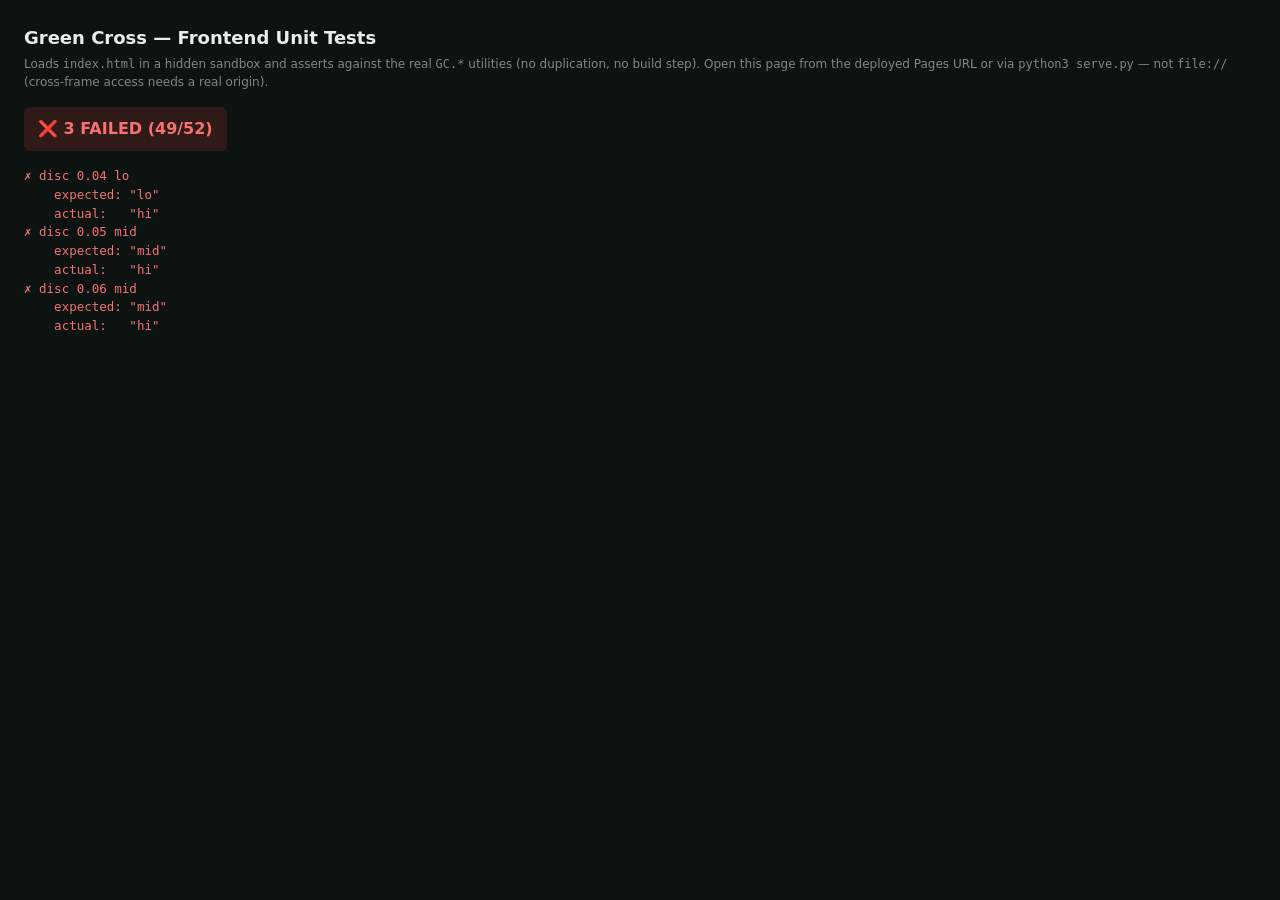
<file: tests.html>
<!DOCTYPE html>
<html lang="en">
<head>
<meta charset="utf-8">
<meta name="viewport" content="width=device-width, initial-scale=1">
<title>Green Cross — Frontend Unit Tests</title>
<style>
  body { font: 14px/1.5 -apple-system, system-ui, sans-serif; background:#0d1311; color:#e6efe9; margin:0; padding:24px; }
  h1 { font-size:18px; margin:0 0 4px; }
  .sub { color:#7c8a82; font-size:12px; margin-bottom:16px; }
  #summary { font-size:16px; font-weight:700; padding:10px 14px; border-radius:6px; display:inline-block; margin-bottom:16px; }
  #summary.pass { background:rgba(74,222,128,.15); color:#4ade80; }
  #summary.fail { background:rgba(239,68,68,.15);  color:#f87171; }
  #summary.wait { background:#1a221e; color:#7c8a82; }
  pre { background:#11181500; color:#f87171; white-space:pre-wrap; font-size:12.5px; margin:0; }
</style>
</head>
<body>
  <h1>Green Cross — Frontend Unit Tests</h1>
  <div class="sub">
    Loads <code>index.html</code> in a hidden sandbox and asserts against the real
    <code>GC.*</code> utilities (no duplication, no build step).
    Open this page from the deployed Pages URL or via <code>python3 serve.py</code> —
    not <code>file://</code> (cross-frame access needs a real origin).
  </div>
  <div id="summary" class="wait">Loading app in sandbox…</div>
  <pre id="results"></pre>
  <iframe id="app" src="index.html" style="display:none" title="app sandbox"></iframe>

<script>
(function () {
  var P = 0, F = 0, LOG = [];

  function eq(name, actual, expected) {
    var a = JSON.stringify(actual), e = JSON.stringify(expected);
    if (a === e) { P++; }
    else { F++; LOG.push('✗ ' + name + '\n    expected: ' + e + '\n    actual:   ' + a); }
  }
  function ok(name, cond) {
    if (cond) { P++; } else { F++; LOG.push('✗ ' + name + ' (expected truthy)'); }
  }
  function approx(name, actual, expected, eps) {
    if (Math.abs(actual - expected) <= (eps || 1e-9)) { P++; }
    else { F++; LOG.push('✗ ' + name + '  expected≈' + expected + ' actual ' + actual); }
  }

  function runTests(GC) {
    // ── fmtCurrency ──
    eq('fmtCurrency 0',        GC.fmtCurrency(0), '$0.00');
    eq('fmtCurrency 78.34',    GC.fmtCurrency(78.34), '$78.34');
    eq('fmtCurrency 999',      GC.fmtCurrency(999), '$999.00');
    eq('fmtCurrency 1234',     GC.fmtCurrency(1234), '$1,234');
    eq('fmtCurrency 78340',    GC.fmtCurrency(78340), '$78.3k');
    eq('fmtCurrency 1.5M',     GC.fmtCurrency(1500000), '$1.5M');
    eq('fmtCurrency negative', GC.fmtCurrency(-50), '-$50.00');
    eq('fmtCurrency null',     GC.fmtCurrency(null), '—');
    eq('fmtCurrency NaN',      GC.fmtCurrency(NaN), '—');

    // ── fmtPct / fmtNum / fmtDecimal ──
    eq('fmtPct 0.061',     GC.fmtPct(0.061), '6.1%');
    eq('fmtPct 0 decimals', GC.fmtPct(0.061, 0), '6%');
    eq('fmtPct null',      GC.fmtPct(null), '—');
    eq('fmtNum 8247',      GC.fmtNum(8247), '8,247');
    eq('fmtNum rounds',    GC.fmtNum(8246.6), '8,247');
    eq('fmtNum null',      GC.fmtNum(null), '—');
    eq('fmtDecimal 2.64',  GC.fmtDecimal(2.64), '2.6');
    eq('fmtDecimal 0dp',   GC.fmtDecimal(2, 0), '2');

    // ── delta formatters ──
    eq('fmtDeltaPct up',   GC.fmtDeltaPct(0.042), '▲ +4.2%');
    eq('fmtDeltaPct down', GC.fmtDeltaPct(-0.053), '▼ −5.3%');
    eq('fmtDeltaPct flat', GC.fmtDeltaPct(0), '—');
    eq('fmtDeltaPct null', GC.fmtDeltaPct(null), '');

    // ── discountSeverity (thresholds 0.05 mid, 0.065 hi) ──
    eq('disc 0.04 lo',   GC.discountSeverity(0.04), 'lo');
    eq('disc 0.05 mid',  GC.discountSeverity(0.05), 'mid');
    eq('disc 0.06 mid',  GC.discountSeverity(0.06), 'mid');
    eq('disc 0.065 hi',  GC.discountSeverity(0.065), 'hi');
    eq('disc 0.10 hi',   GC.discountSeverity(0.10), 'hi');
    eq('disc null lo',   GC.discountSeverity(null), 'lo');

    // ── paceDotClass (green ≥0.01, red ≤−0.05) ──
    eq('pace +5% green', GC.paceDotClass(0.05), 'green');
    eq('pace 0 amber',   GC.paceDotClass(0), 'amber');
    eq('pace -3% amber', GC.paceDotClass(-0.03), 'amber');
    eq('pace -10% red',  GC.paceDotClass(-0.10), 'red');

    // ── rankPillClass (≤2 '', ≥total-1 'bad', else 'mid') ──
    eq('rank 1/6 top',    GC.rankPillClass(1, 6), '');
    eq('rank 2/6 top',    GC.rankPillClass(2, 6), '');
    eq('rank 3/6 mid',    GC.rankPillClass(3, 6), 'mid');
    eq('rank 5/6 bad',    GC.rankPillClass(5, 6), 'bad');
    eq('rank 6/6 bad',    GC.rankPillClass(6, 6), 'bad');

    // ── trendClass / trendLabel ──
    eq('trendClass up',    GC.trendClass(0.18), 'up');
    eq('trendClass down',  GC.trendClass(-0.11), 'down');
    eq('trendClass flat',  GC.trendClass(0.001), '');
    eq('trendLabel +18%',  GC.trendLabel(0.18), '+18%');
    eq('trendLabel -11%',  GC.trendLabel(-0.11), '−11%');
    eq('trendLabel 0%',    GC.trendLabel(0), '0%');
    eq('trendLabel null',  GC.trendLabel(null), '');

    // ── sparklinePoints ──
    eq('spark <2 pts empty', GC.sparklinePoints([5]), '');
    eq('spark 2 pts exact',  GC.sparklinePoints([0, 10], 80, 22), '0,22 80,4');
    ok('spark 5 pts → 5 pairs', GC.sparklinePoints([1,2,3,4,5]).split(' ').length === 5);

    // ── esc ──
    eq('esc tags+amp+quote', GC.esc('<a href="x">&'), '&lt;a href=&quot;x&quot;&gt;&amp;');
    eq('esc null',           GC.esc(null), '');

    // ── nameToKey (frontend: strips dots + spaces, NOT quotes) ──
    eq('nameToKey basic', GC.nameToKey('Jon Juslen'), 'jon_juslen');
    eq('nameToKey dots',  GC.nameToKey('St. James'), 'st_james');
    eq('nameToKey empty', GC.nameToKey(''), '');

    // ── dayFrac (time-dependent: assert the 0..1 invariant) ──
    var df = GC.dayFrac();
    ok('dayFrac within [0,1]', typeof df === 'number' && df >= 0 && df <= 1);

    render();
  }

  function render() {
    var total = P + F, sEl = document.getElementById('summary');
    sEl.textContent = (F === 0 ? '✅ ALL PASS' : '❌ ' + F + ' FAILED') + '  (' + P + '/' + total + ')';
    sEl.className = F === 0 ? 'pass' : 'fail';
    document.getElementById('results').textContent = LOG.join('\n');
  }

  var iframe = document.getElementById('app');
  iframe.addEventListener('load', function () {
    try {
      var GC = iframe.contentWindow && iframe.contentWindow.GC;
      if (!GC) {
        var s = document.getElementById('summary');
        s.textContent = '❌ Could not reach GC in the app frame (origin restriction?). Serve via http, not file://.';
        s.className = 'fail';
        return;
      }
      runTests(GC);
    } catch (e) {
      var s2 = document.getElementById('summary');
      s2.textContent = '❌ ' + (e && e.message || e);
      s2.className = 'fail';
    }
  });
})();
</script>
</body>
</html>
</file>
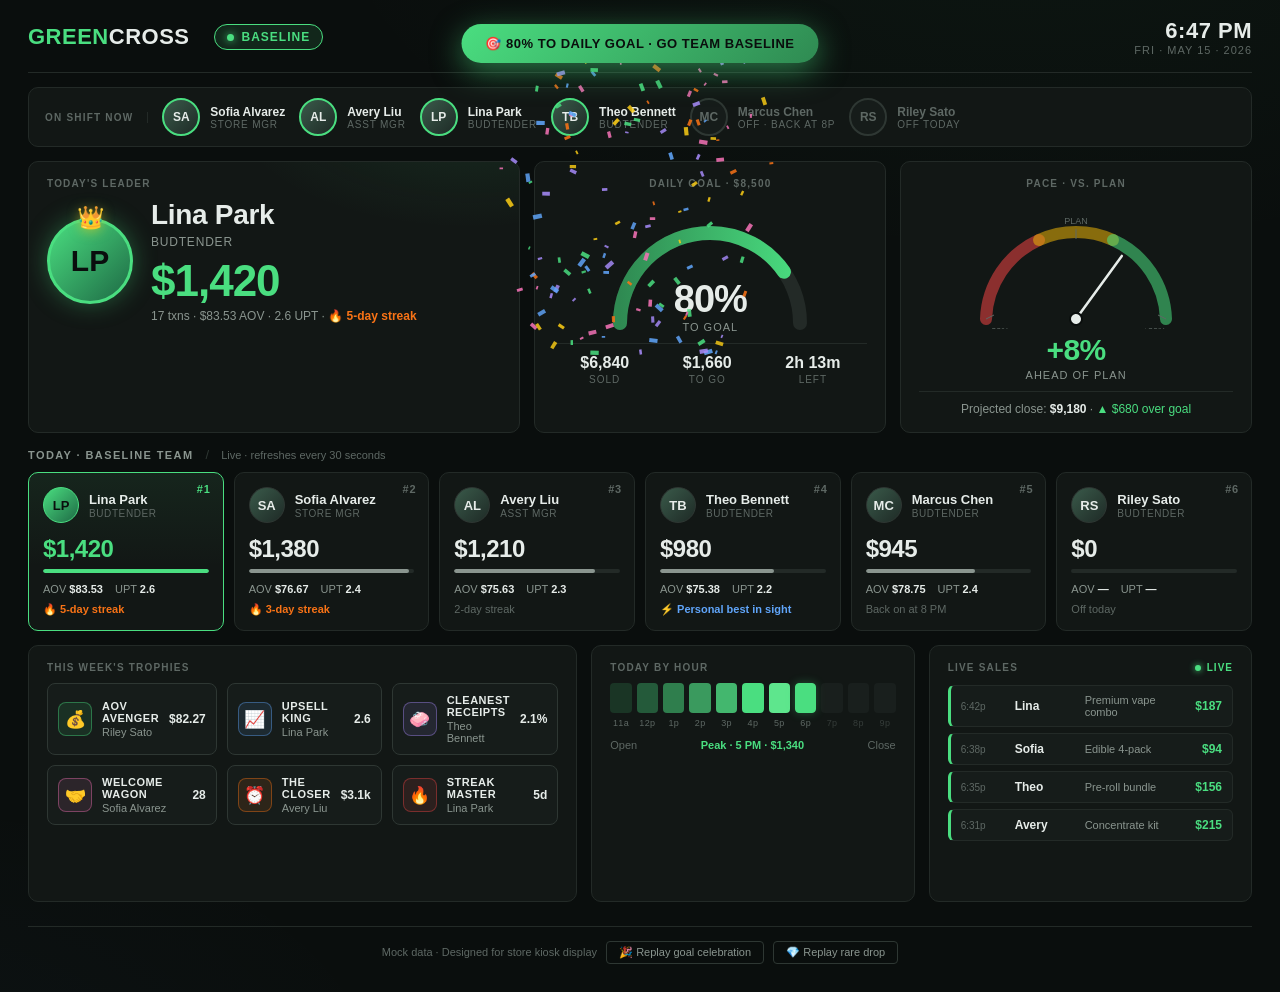
<file: docs-mocks/baseline_kiosk_mock.html>
<!DOCTYPE html>
<html lang="en">
<head>
<meta charset="UTF-8" />
<title>Green Cross — Baseline · Today</title>
<style>
  :root {
    --bg: #0a0e0d;
    --surface: #121715;
    --surface-2: #161c1a;
    --surface-3: #1a221f;
    --border: #232a27;
    --border-strong: #2e3733;
    --text: #e6ece9;
    --text-dim: #8a958f;
    --text-mute: #5e6864;
    --green: #4ade80;
    --green-soft: rgba(74, 222, 128, 0.12);
    --green-dim: #2f8a52;
    --red: #ef4444;
    --orange: #f97316;
    --amber: #eab308;
    --yellow: #facc15;
    --blue: #60a5fa;
    --purple: #a78bfa;
    --pink: #f472b6;
  }
  * { box-sizing: border-box; }
  html, body {
    margin: 0;
    padding: 0;
    background: var(--bg);
    color: var(--text);
    font-family: -apple-system, BlinkMacSystemFont, "Inter", "Segoe UI", Roboto, sans-serif;
    font-size: 13px;
    -webkit-font-smoothing: antialiased;
    overflow-x: hidden;
  }
  body {
    background:
      radial-gradient(1200px 600px at 80% -10%, rgba(74,222,128,0.04), transparent 60%),
      radial-gradient(900px 500px at -10% 110%, rgba(96,165,250,0.03), transparent 60%),
      var(--bg);
    min-height: 100vh;
  }
  .app { padding: 18px 28px 28px; max-width: 1700px; margin: 0 auto; }
  .num { font-variant-numeric: tabular-nums; }

  /* ========= HEADER ========= */
  header {
    display: flex;
    align-items: center;
    gap: 24px;
    padding-bottom: 16px;
    border-bottom: 1px solid var(--border);
  }
  .logo {
    font-weight: 900;
    font-size: 22px;
    letter-spacing: 0.5px;
  }
  .logo .green { color: var(--green); }
  .store-badge {
    display: inline-flex;
    align-items: center;
    gap: 8px;
    padding: 5px 12px;
    border: 1px solid var(--green);
    color: var(--green);
    background: var(--green-soft);
    border-radius: 999px;
    font-weight: 700;
    font-size: 12px;
    letter-spacing: 1px;
    text-transform: uppercase;
  }
  .store-badge::before {
    content: "";
    width: 7px; height: 7px;
    background: var(--green);
    border-radius: 50%;
    box-shadow: 0 0 8px var(--green);
    animation: pulse-dot 2s ease-in-out infinite;
  }
  @keyframes pulse-dot {
    0%, 100% { opacity: 1; }
    50% { opacity: 0.4; }
  }
  .clock {
    margin-left: auto;
    text-align: right;
  }
  .clock .time {
    font-size: 22px;
    font-weight: 700;
    letter-spacing: 0.5px;
  }
  .clock .date {
    font-size: 11px;
    color: var(--text-mute);
    text-transform: uppercase;
    letter-spacing: 1px;
  }

  /* ========= ON-SHIFT STRIP ========= */
  .shift-strip {
    margin-top: 14px;
    display: flex;
    align-items: center;
    gap: 14px;
    background: var(--surface);
    border: 1px solid var(--border);
    border-radius: 10px;
    padding: 10px 16px;
  }
  .shift-label {
    font-size: 10px;
    letter-spacing: 1.2px;
    color: var(--text-mute);
    text-transform: uppercase;
    font-weight: 700;
    border-right: 1px solid var(--border);
    padding-right: 14px;
  }
  .shift-avatars { display: flex; gap: 14px; flex: 1; }
  .shift-avatar {
    position: relative;
    display: flex;
    align-items: center;
    gap: 10px;
  }
  .shift-avatar .ring {
    width: 38px; height: 38px;
    border-radius: 50%;
    background: linear-gradient(135deg, #3a5a4a, #1e2a26);
    color: var(--text);
    font-weight: 700;
    font-size: 12px;
    display: flex; align-items: center; justify-content: center;
    border: 2px solid var(--green);
    flex-shrink: 0;
    box-shadow: 0 0 0 0 rgba(74,222,128,0.6);
    animation: pulse-ring 2.2s ease-out infinite;
  }
  .shift-avatar.off .ring {
    border-color: var(--border-strong);
    color: var(--text-mute);
    animation: none;
    background: var(--surface-2);
  }
  @keyframes pulse-ring {
    0%   { box-shadow: 0 0 0 0 rgba(74,222,128,0.55); }
    70%  { box-shadow: 0 0 0 10px rgba(74,222,128,0); }
    100% { box-shadow: 0 0 0 0 rgba(74,222,128,0); }
  }
  .shift-avatar .meta { display: flex; flex-direction: column; }
  .shift-avatar .name { font-size: 12px; font-weight: 600; }
  .shift-avatar .role { font-size: 10px; color: var(--text-mute); text-transform: uppercase; letter-spacing: 0.8px; }
  .shift-avatar.off .name { color: var(--text-mute); }

  /* ========= HERO ROW ========= */
  .hero-grid {
    display: grid;
    grid-template-columns: 1.4fr 1fr 1fr;
    gap: 14px;
    margin-top: 14px;
  }
  .card {
    background: var(--surface);
    border: 1px solid var(--border);
    border-radius: 10px;
    padding: 16px 18px;
  }
  .card-label {
    font-size: 10px;
    letter-spacing: 1.2px;
    color: var(--text-mute);
    text-transform: uppercase;
    font-weight: 700;
    margin-bottom: 10px;
  }

  /* Leader card */
  .leader {
    position: relative;
    overflow: hidden;
    background:
      radial-gradient(400px 200px at 90% -20%, rgba(74,222,128,0.10), transparent 60%),
      var(--surface);
  }
  .leader .row { display: flex; align-items: center; gap: 18px; }
  .leader .avatar-xl {
    width: 86px; height: 86px;
    border-radius: 50%;
    background: linear-gradient(135deg, #4ade80, #1e6a45);
    color: #0a0e0d;
    font-weight: 900;
    font-size: 30px;
    display: flex; align-items: center; justify-content: center;
    border: 3px solid var(--green);
    box-shadow: 0 0 24px rgba(74,222,128,0.35);
    flex-shrink: 0;
    position: relative;
  }
  .leader .crown {
    position: absolute;
    top: -16px; left: 50%;
    transform: translateX(-50%);
    font-size: 22px;
    filter: drop-shadow(0 2px 6px rgba(250,204,21,0.5));
  }
  .leader .name { font-size: 28px; font-weight: 800; letter-spacing: -0.3px; }
  .leader .role { font-size: 12px; color: var(--text-dim); text-transform: uppercase; letter-spacing: 0.8px; margin-top: 4px; }
  .leader .amount {
    font-size: 44px;
    font-weight: 800;
    color: var(--green);
    letter-spacing: -1px;
    margin-top: 10px;
    line-height: 1;
  }
  .leader .sub { color: var(--text-dim); font-size: 12px; margin-top: 6px; }
  .leader .streak { color: var(--orange); font-weight: 600; }

  /* Goal thermometer */
  .goal-card {
    display: flex;
    flex-direction: column;
    align-items: center;
    text-align: center;
  }
  .gauge-wrap {
    position: relative;
    width: 220px;
    height: 130px;
    margin: 4px auto 0;
  }
  .gauge-pct {
    position: absolute;
    bottom: 0; left: 0; right: 0;
    text-align: center;
  }
  .gauge-pct .big { font-size: 38px; font-weight: 800; letter-spacing: -1px; }
  .gauge-pct .small { font-size: 11px; color: var(--text-dim); text-transform: uppercase; letter-spacing: 1px; }
  .goal-stats {
    display: flex;
    justify-content: space-around;
    width: 100%;
    margin-top: 10px;
    border-top: 1px solid var(--border);
    padding-top: 10px;
  }
  .goal-stat .v { font-size: 16px; font-weight: 700; }
  .goal-stat .l { font-size: 10px; color: var(--text-mute); text-transform: uppercase; letter-spacing: 1px; margin-top: 2px; }

  /* Pace dial */
  .pace-card {
    display: flex;
    flex-direction: column;
    align-items: center;
    text-align: center;
  }
  .pace-svg { width: 220px; height: 130px; }
  .pace-readout { text-align: center; margin-top: 4px; }
  .pace-readout .delta { font-size: 30px; font-weight: 800; color: var(--green); letter-spacing: -0.5px; }
  .pace-readout .label { font-size: 11px; color: var(--text-dim); text-transform: uppercase; letter-spacing: 1px; margin-top: 2px; }
  .pace-projection {
    margin-top: 10px;
    padding-top: 10px;
    border-top: 1px solid var(--border);
    width: 100%;
    text-align: center;
    font-size: 12px;
    color: var(--text-dim);
  }
  .pace-projection .v { color: var(--text); font-weight: 700; }

  /* ========= LEADERBOARD GRID ========= */
  .lb-section {
    margin-top: 14px;
  }
  .lb-head {
    display: flex; align-items: baseline; gap: 12px;
    margin-bottom: 10px;
  }
  .lb-head h2 {
    margin: 0; font-size: 11px; letter-spacing: 1.4px;
    text-transform: uppercase; color: var(--text-dim);
    font-weight: 700;
  }
  .lb-head .sep { color: var(--border-strong); }
  .lb-head .meta { font-size: 11px; color: var(--text-mute); }
  .lb-grid {
    display: grid;
    grid-template-columns: repeat(6, 1fr);
    gap: 10px;
  }
  .emp-card {
    background: var(--surface);
    border: 1px solid var(--border);
    border-radius: 10px;
    padding: 14px;
    position: relative;
    overflow: hidden;
    transition: border-color 0.2s, transform 0.2s;
  }
  .emp-card.leading {
    border-color: var(--green);
    background:
      linear-gradient(180deg, rgba(74,222,128,0.07), transparent 60%),
      var(--surface);
  }
  .emp-card .rank {
    position: absolute;
    top: 10px; right: 12px;
    font-size: 11px;
    color: var(--text-mute);
    font-weight: 700;
    letter-spacing: 0.8px;
  }
  .emp-card.leading .rank { color: var(--green); }
  .emp-head { display: flex; align-items: center; gap: 10px; }
  .emp-avatar {
    width: 36px; height: 36px;
    border-radius: 50%;
    background: linear-gradient(135deg, #3a5a4a, #1e2a26);
    color: var(--text);
    font-weight: 700;
    font-size: 13px;
    display: flex; align-items: center; justify-content: center;
    border: 1px solid var(--border-strong);
    flex-shrink: 0;
  }
  .emp-card.leading .emp-avatar {
    background: linear-gradient(135deg, #4ade80, #1e6a45);
    color: #0a0e0d;
    border-color: var(--green);
  }
  .emp-name { font-weight: 600; font-size: 13px; }
  .emp-role { font-size: 10px; color: var(--text-mute); text-transform: uppercase; letter-spacing: 0.6px; margin-top: 1px; }
  .emp-amt {
    font-size: 24px;
    font-weight: 800;
    margin-top: 12px;
    letter-spacing: -0.5px;
  }
  .emp-card.leading .emp-amt { color: var(--green); }
  .emp-bar {
    height: 4px; background: var(--border); border-radius: 2px;
    overflow: hidden; margin-top: 6px;
  }
  .emp-bar > span {
    display: block; height: 100%;
    background: var(--green);
    border-radius: 2px;
    transition: width 1s ease-out;
  }
  .emp-card:not(.leading) .emp-bar > span { background: var(--text-dim); }
  .emp-stats {
    display: flex; gap: 12px;
    margin-top: 10px;
    font-size: 11px;
    color: var(--text-dim);
  }
  .emp-stats b { color: var(--text); font-weight: 600; font-variant-numeric: tabular-nums; }
  .emp-streak {
    margin-top: 8px;
    font-size: 11px;
    color: var(--orange);
    font-weight: 600;
  }

  /* ========= LOWER ROW ========= */
  .lower-grid {
    display: grid;
    grid-template-columns: 1.1fr 1fr 1fr;
    gap: 14px;
    margin-top: 14px;
  }

  /* Achievement badges */
  .badges {
    display: grid;
    grid-template-columns: repeat(3, 1fr);
    gap: 10px;
    margin-top: 4px;
  }
  .badge {
    border: 1px solid var(--border-strong);
    border-radius: 8px;
    padding: 10px;
    background: var(--surface-2);
    display: flex;
    align-items: center;
    gap: 10px;
    position: relative;
  }
  .badge-icon {
    width: 34px; height: 34px;
    border-radius: 8px;
    display: flex; align-items: center; justify-content: center;
    font-size: 17px;
    flex-shrink: 0;
    background: rgba(250,204,21,0.08);
    border: 1px solid rgba(250,204,21,0.3);
  }
  .badge.b-aov   .badge-icon { background: rgba(74,222,128,0.10);  border-color: rgba(74,222,128,0.4); }
  .badge.b-upt   .badge-icon { background: rgba(96,165,250,0.10);  border-color: rgba(96,165,250,0.4); }
  .badge.b-clean .badge-icon { background: rgba(167,139,250,0.10); border-color: rgba(167,139,250,0.4); }
  .badge.b-new   .badge-icon { background: rgba(244,114,182,0.10); border-color: rgba(244,114,182,0.4); }
  .badge.b-close .badge-icon { background: rgba(249,115,22,0.10);  border-color: rgba(249,115,22,0.4); }
  .badge.b-streak .badge-icon { background: rgba(239,68,68,0.10); border-color: rgba(239,68,68,0.4); }
  .badge .title { font-size: 11px; font-weight: 700; letter-spacing: 0.5px; text-transform: uppercase; color: var(--text); }
  .badge .holder { font-size: 11px; color: var(--text-dim); margin-top: 2px; }
  .badge .stat { margin-left: auto; font-size: 12px; font-weight: 700; color: var(--text); font-variant-numeric: tabular-nums; }

  /* Heatmap */
  .heatmap {
    display: flex;
    gap: 5px;
    margin-top: 6px;
    align-items: flex-end;
  }
  .hm-cell {
    flex: 1;
    aspect-ratio: 1 / 1.4;
    border-radius: 4px;
    background: var(--border);
    position: relative;
    border: 1px solid transparent;
    transition: transform 0.2s;
  }
  .hm-cell.now { border-color: var(--green); box-shadow: 0 0 10px rgba(74,222,128,0.3); }
  .hm-cell::after {
    content: attr(data-hour);
    position: absolute;
    bottom: -16px; left: 0; right: 0;
    text-align: center;
    font-size: 9px;
    color: var(--text-mute);
    letter-spacing: 0.4px;
  }
  .hm-legend {
    display: flex;
    justify-content: space-between;
    margin-top: 26px;
    font-size: 11px;
    color: var(--text-mute);
  }
  .hm-legend .peak { color: var(--green); font-weight: 600; }

  /* Live ticker */
  .ticker-card { display: flex; flex-direction: column; }
  .ticker-header {
    display: flex;
    align-items: center;
    justify-content: space-between;
  }
  .ticker-live {
    display: inline-flex; align-items: center; gap: 6px;
    color: var(--green); font-size: 10px; font-weight: 700;
    letter-spacing: 1px; text-transform: uppercase;
  }
  .ticker-live::before {
    content: "";
    width: 6px; height: 6px; border-radius: 50%;
    background: var(--green);
    box-shadow: 0 0 6px var(--green);
    animation: pulse-dot 1.5s ease-in-out infinite;
  }
  .ticker-feed {
    margin-top: 12px;
    display: flex;
    flex-direction: column;
    gap: 6px;
    min-height: 200px;
    max-height: 240px;
    overflow: hidden;
    position: relative;
  }
  .ticker-item {
    background: var(--surface-2);
    border: 1px solid var(--border);
    border-left: 3px solid var(--green);
    border-radius: 6px;
    padding: 8px 10px;
    display: flex;
    align-items: center;
    gap: 10px;
    font-size: 12px;
    animation: slide-in 0.5s ease-out;
  }
  .ticker-item.fresh { border-left-color: var(--yellow); }
  @keyframes slide-in {
    0%   { transform: translateY(-8px); opacity: 0; }
    100% { transform: translateY(0); opacity: 1; }
  }
  .ticker-item .t-time { color: var(--text-mute); font-size: 10px; font-variant-numeric: tabular-nums; min-width: 44px; }
  .ticker-item .t-who  { font-weight: 600; min-width: 60px; }
  .ticker-item .t-amt  { color: var(--green); font-weight: 700; font-variant-numeric: tabular-nums; margin-left: auto; }
  .ticker-item .t-desc { color: var(--text-dim); font-size: 11px; }

  /* Rare drop dialog */
  .raredrop-backdrop {
    position: fixed; inset: 0;
    background: rgba(10,14,13,0.75);
    backdrop-filter: blur(4px);
    z-index: 10;
    display: none;
    align-items: center;
    justify-content: center;
    animation: fade-in 0.3s ease-out;
  }
  .raredrop-backdrop.show { display: flex; }
  @keyframes fade-in { from { opacity: 0; } to { opacity: 1; } }
  .raredrop {
    width: 480px;
    background:
      radial-gradient(400px 200px at 50% -20%, rgba(167,139,250,0.25), transparent 60%),
      var(--surface);
    border: 2px solid var(--purple);
    border-radius: 14px;
    padding: 28px;
    text-align: center;
    box-shadow: 0 30px 80px rgba(0,0,0,0.6), 0 0 60px rgba(167,139,250,0.25);
    animation: pop 0.5s cubic-bezier(.2,.9,.3,1.2);
  }
  @keyframes pop {
    0% { transform: scale(0.85); opacity: 0; }
    100% { transform: scale(1); opacity: 1; }
  }
  .raredrop .gem { font-size: 56px; line-height: 1; filter: drop-shadow(0 0 24px rgba(167,139,250,0.7)); }
  .raredrop .kicker { color: var(--purple); font-size: 11px; font-weight: 800; letter-spacing: 3px; text-transform: uppercase; margin-top: 10px; }
  .raredrop .who { font-size: 26px; font-weight: 800; margin-top: 8px; letter-spacing: -0.3px; }
  .raredrop .item { color: var(--text-dim); margin-top: 4px; font-size: 13px; }
  .raredrop .price { color: var(--green); font-size: 30px; font-weight: 800; margin-top: 14px; letter-spacing: -0.5px; }
  .raredrop .close-btn {
    margin-top: 18px;
    background: transparent;
    border: 1px solid var(--border-strong);
    color: var(--text);
    padding: 8px 22px;
    border-radius: 6px;
    cursor: pointer;
    font-size: 13px;
    letter-spacing: 0.5px;
  }
  .raredrop .close-btn:hover { background: var(--surface-2); }

  /* Confetti canvas */
  #confetti {
    position: fixed; inset: 0;
    pointer-events: none;
    z-index: 9;
  }

  /* Goal-hit banner */
  .goal-banner {
    position: fixed;
    top: 24px;
    left: 50%;
    transform: translateX(-50%);
    background: linear-gradient(135deg, #4ade80, #2f8a52);
    color: #0a0e0d;
    padding: 12px 24px;
    border-radius: 999px;
    font-weight: 800;
    letter-spacing: 0.5px;
    box-shadow: 0 8px 30px rgba(74,222,128,0.5);
    z-index: 11;
    display: none;
    animation: drop-in 0.6s cubic-bezier(.2,.9,.3,1.2);
  }
  .goal-banner.show { display: block; }
  @keyframes drop-in {
    0%   { transform: translate(-50%, -40px); opacity: 0; }
    100% { transform: translate(-50%, 0); opacity: 1; }
  }

  /* Footer */
  .footer-note {
    margin-top: 24px;
    color: var(--text-mute);
    font-size: 11px;
    text-align: center;
    border-top: 1px solid var(--border);
    padding-top: 14px;
  }
  .footer-note button {
    background: transparent;
    border: 1px solid var(--border-strong);
    color: var(--text-dim);
    padding: 4px 12px;
    border-radius: 4px;
    margin-left: 6px;
    cursor: pointer;
    font-size: 11px;
  }
  .footer-note button:hover { color: var(--text); }
</style>
</head>
<body>

<canvas id="confetti"></canvas>

<div class="goal-banner" id="goalBanner">🎯 80% TO DAILY GOAL · GO TEAM BASELINE</div>

<div class="app">

  <!-- ============ HEADER ============ -->
  <header>
    <div class="logo"><span class="green">GREEN</span>CROSS</div>
    <span class="store-badge">Baseline</span>
    <div class="clock">
      <div class="time" id="clockTime">6:47 PM</div>
      <div class="date" id="clockDate">Fri · May 15 · 2026</div>
    </div>
  </header>

  <!-- ============ ON-SHIFT STRIP ============ -->
  <div class="shift-strip">
    <div class="shift-label">On shift now</div>
    <div class="shift-avatars">
      <div class="shift-avatar"><div class="ring">SA</div><div class="meta"><span class="name">Sofia Alvarez</span><span class="role">Store Mgr</span></div></div>
      <div class="shift-avatar"><div class="ring">AL</div><div class="meta"><span class="name">Avery Liu</span><span class="role">Asst Mgr</span></div></div>
      <div class="shift-avatar"><div class="ring">LP</div><div class="meta"><span class="name">Lina Park</span><span class="role">Budtender</span></div></div>
      <div class="shift-avatar"><div class="ring">TB</div><div class="meta"><span class="name">Theo Bennett</span><span class="role">Budtender</span></div></div>
      <div class="shift-avatar off"><div class="ring">MC</div><div class="meta"><span class="name">Marcus Chen</span><span class="role">Off · Back at 8p</span></div></div>
      <div class="shift-avatar off"><div class="ring">RS</div><div class="meta"><span class="name">Riley Sato</span><span class="role">Off today</span></div></div>
    </div>
  </div>

  <!-- ============ HERO ROW ============ -->
  <div class="hero-grid">

    <!-- Leader -->
    <div class="card leader">
      <div class="card-label">Today's Leader</div>
      <div class="row">
        <div class="avatar-xl">
          <span class="crown">👑</span>
          LP
        </div>
        <div>
          <div class="name">Lina Park</div>
          <div class="role">Budtender</div>
          <div class="amount num" data-target="1420">$0</div>
          <div class="sub">17 txns · $83.53 AOV · 2.6 UPT · <span class="streak">🔥 5-day streak</span></div>
        </div>
      </div>
    </div>

    <!-- Goal thermometer -->
    <div class="card goal-card">
      <div class="card-label">Daily Goal · $8,500</div>
      <div class="gauge-wrap">
        <svg width="220" height="130" viewBox="0 0 220 130">
          <!-- background arc -->
          <path d="M 20 120 A 90 90 0 0 1 200 120"
                stroke="#232a27" stroke-width="14" fill="none" stroke-linecap="round"/>
          <!-- progress arc (80.5% of 180deg = ~145deg) -->
          <path id="goalArc"
                d="M 20 120 A 90 90 0 0 1 200 120"
                stroke="url(#goalGrad)" stroke-width="14" fill="none" stroke-linecap="round"
                stroke-dasharray="283" stroke-dashoffset="283"
                style="transition: stroke-dashoffset 1.6s cubic-bezier(.2,.7,.3,1);"/>
          <defs>
            <linearGradient id="goalGrad" x1="0" x2="1" y1="0" y2="0">
              <stop offset="0%" stop-color="#2f8a52"/>
              <stop offset="100%" stop-color="#4ade80"/>
            </linearGradient>
          </defs>
        </svg>
        <div class="gauge-pct">
          <div class="big num" id="goalPct">80%</div>
          <div class="small">to goal</div>
        </div>
      </div>
      <div class="goal-stats">
        <div class="goal-stat"><div class="v num" data-target="6840">$0</div><div class="l">Sold</div></div>
        <div class="goal-stat"><div class="v num" data-target="1660">$0</div><div class="l">To Go</div></div>
        <div class="goal-stat"><div class="v">2h 13m</div><div class="l">Left</div></div>
      </div>
    </div>

    <!-- Pace dial -->
    <div class="card pace-card">
      <div class="card-label">Pace · vs. Plan</div>
      <svg class="pace-svg" viewBox="0 0 220 130">
        <!-- arc background segments -->
        <path d="M 20 120 A 90 90 0 0 1 73 41"  stroke="#ef4444" stroke-width="12" fill="none" stroke-linecap="round" opacity="0.55"/>
        <path d="M 73 41 A 90 90 0 0 1 147 41"  stroke="#eab308" stroke-width="12" fill="none" stroke-linecap="round" opacity="0.55"/>
        <path d="M 147 41 A 90 90 0 0 1 200 120" stroke="#4ade80" stroke-width="12" fill="none" stroke-linecap="round" opacity="0.55"/>
        <!-- tick marks -->
        <g stroke="#5e6864" stroke-width="1">
          <line x1="20" y1="120" x2="28" y2="116"/>
          <line x1="200" y1="120" x2="192" y2="116"/>
          <line x1="110" y1="30" x2="110" y2="40"/>
        </g>
        <text x="20"  y="135" fill="#5e6864" font-size="9" text-anchor="start">−20%</text>
        <text x="200" y="135" fill="#5e6864" font-size="9" text-anchor="end">+20%</text>
        <text x="110" y="25"  fill="#5e6864" font-size="9" text-anchor="middle">PLAN</text>
        <!-- needle (pointing ~+8% = ~108deg from left, just past plan into green) -->
        <g id="paceNeedle" style="transform-origin: 110px 120px; transform: rotate(-90deg); transition: transform 1.4s cubic-bezier(.2,.7,.3,1);">
          <line x1="110" y1="120" x2="110" y2="42" stroke="#e6ece9" stroke-width="2.5" stroke-linecap="round"/>
          <circle cx="110" cy="120" r="6" fill="#e6ece9" stroke="#0a0e0d" stroke-width="2"/>
        </g>
      </svg>
      <div class="pace-readout">
        <div class="delta">+8%</div>
        <div class="label">ahead of plan</div>
      </div>
      <div class="pace-projection">
        Projected close: <span class="v num">$9,180</span> · <span style="color:var(--green)">▲ $680 over goal</span>
      </div>
    </div>

  </div>

  <!-- ============ LEADERBOARD ============ -->
  <section class="lb-section">
    <div class="lb-head">
      <h2>Today · Baseline Team</h2>
      <span class="sep">/</span>
      <span class="meta">Live · refreshes every 30 seconds</span>
    </div>
    <div class="lb-grid">

      <div class="emp-card leading">
        <span class="rank">#1</span>
        <div class="emp-head">
          <div class="emp-avatar">LP</div>
          <div>
            <div class="emp-name">Lina Park</div>
            <div class="emp-role">Budtender</div>
          </div>
        </div>
        <div class="emp-amt num" data-target="1420">$0</div>
        <div class="emp-bar"><span style="width: 100%"></span></div>
        <div class="emp-stats"><span>AOV <b>$83.53</b></span><span>UPT <b>2.6</b></span></div>
        <div class="emp-streak">🔥 5-day streak</div>
      </div>

      <div class="emp-card">
        <span class="rank">#2</span>
        <div class="emp-head">
          <div class="emp-avatar">SA</div>
          <div>
            <div class="emp-name">Sofia Alvarez</div>
            <div class="emp-role">Store Mgr</div>
          </div>
        </div>
        <div class="emp-amt num" data-target="1380">$0</div>
        <div class="emp-bar"><span style="width: 97%"></span></div>
        <div class="emp-stats"><span>AOV <b>$76.67</b></span><span>UPT <b>2.4</b></span></div>
        <div class="emp-streak">🔥 3-day streak</div>
      </div>

      <div class="emp-card">
        <span class="rank">#3</span>
        <div class="emp-head">
          <div class="emp-avatar">AL</div>
          <div>
            <div class="emp-name">Avery Liu</div>
            <div class="emp-role">Asst Mgr</div>
          </div>
        </div>
        <div class="emp-amt num" data-target="1210">$0</div>
        <div class="emp-bar"><span style="width: 85%"></span></div>
        <div class="emp-stats"><span>AOV <b>$75.63</b></span><span>UPT <b>2.3</b></span></div>
        <div class="emp-streak" style="color:var(--text-mute); font-weight:500">2-day streak</div>
      </div>

      <div class="emp-card">
        <span class="rank">#4</span>
        <div class="emp-head">
          <div class="emp-avatar">TB</div>
          <div>
            <div class="emp-name">Theo Bennett</div>
            <div class="emp-role">Budtender</div>
          </div>
        </div>
        <div class="emp-amt num" data-target="980">$0</div>
        <div class="emp-bar"><span style="width: 69%"></span></div>
        <div class="emp-stats"><span>AOV <b>$75.38</b></span><span>UPT <b>2.2</b></span></div>
        <div class="emp-streak" style="color:var(--blue)">⚡ Personal best in sight</div>
      </div>

      <div class="emp-card">
        <span class="rank">#5</span>
        <div class="emp-head">
          <div class="emp-avatar">MC</div>
          <div>
            <div class="emp-name">Marcus Chen</div>
            <div class="emp-role">Budtender</div>
          </div>
        </div>
        <div class="emp-amt num" data-target="945">$0</div>
        <div class="emp-bar"><span style="width: 66%"></span></div>
        <div class="emp-stats"><span>AOV <b>$78.75</b></span><span>UPT <b>2.4</b></span></div>
        <div class="emp-streak" style="color:var(--text-mute); font-weight:500">Back on at 8 PM</div>
      </div>

      <div class="emp-card">
        <span class="rank">#6</span>
        <div class="emp-head">
          <div class="emp-avatar">RS</div>
          <div>
            <div class="emp-name">Riley Sato</div>
            <div class="emp-role">Budtender</div>
          </div>
        </div>
        <div class="emp-amt num" data-target="0">$0</div>
        <div class="emp-bar"><span style="width: 0%"></span></div>
        <div class="emp-stats"><span>AOV <b>—</b></span><span>UPT <b>—</b></span></div>
        <div class="emp-streak" style="color:var(--text-mute); font-weight:500">Off today</div>
      </div>

    </div>
  </section>

  <!-- ============ LOWER ROW ============ -->
  <div class="lower-grid">

    <!-- Weekly badges -->
    <div class="card">
      <div class="card-label">This Week's Trophies</div>
      <div class="badges">
        <div class="badge b-aov">
          <div class="badge-icon">💰</div>
          <div>
            <div class="title">AOV Avenger</div>
            <div class="holder">Riley Sato</div>
          </div>
          <div class="stat">$82.27</div>
        </div>
        <div class="badge b-upt">
          <div class="badge-icon">📈</div>
          <div>
            <div class="title">Upsell King</div>
            <div class="holder">Lina Park</div>
          </div>
          <div class="stat">2.6</div>
        </div>
        <div class="badge b-clean">
          <div class="badge-icon">🧼</div>
          <div>
            <div class="title">Cleanest Receipts</div>
            <div class="holder">Theo Bennett</div>
          </div>
          <div class="stat">2.1%</div>
        </div>
        <div class="badge b-new">
          <div class="badge-icon">🤝</div>
          <div>
            <div class="title">Welcome Wagon</div>
            <div class="holder">Sofia Alvarez</div>
          </div>
          <div class="stat">28</div>
        </div>
        <div class="badge b-close">
          <div class="badge-icon">⏰</div>
          <div>
            <div class="title">The Closer</div>
            <div class="holder">Avery Liu</div>
          </div>
          <div class="stat">$3.1k</div>
        </div>
        <div class="badge b-streak">
          <div class="badge-icon">🔥</div>
          <div>
            <div class="title">Streak Master</div>
            <div class="holder">Lina Park</div>
          </div>
          <div class="stat">5d</div>
        </div>
      </div>
    </div>

    <!-- Heatmap -->
    <div class="card">
      <div class="card-label">Today by Hour</div>
      <div class="heatmap">
        <div class="hm-cell" data-hour="11a" style="background: #1a3525; height: 18%;"></div>
        <div class="hm-cell" data-hour="12p" style="background: #245a3a; height: 32%;"></div>
        <div class="hm-cell" data-hour="1p"  style="background: #2f7e4d; height: 45%;"></div>
        <div class="hm-cell" data-hour="2p"  style="background: #3a9a5e; height: 58%;"></div>
        <div class="hm-cell" data-hour="3p"  style="background: #43b76e; height: 68%;"></div>
        <div class="hm-cell" data-hour="4p"  style="background: #4ade80; height: 86%;"></div>
        <div class="hm-cell" data-hour="5p"  style="background: #5ee68d; height: 100%;"></div>
        <div class="hm-cell now" data-hour="6p" style="background: #4ade80; height: 90%;"></div>
        <div class="hm-cell" data-hour="7p"  style="background: #232a27; height: 60%; opacity: 0.45;"></div>
        <div class="hm-cell" data-hour="8p"  style="background: #232a27; height: 40%; opacity: 0.45;"></div>
        <div class="hm-cell" data-hour="9p"  style="background: #232a27; height: 22%; opacity: 0.45;"></div>
      </div>
      <div class="hm-legend">
        <span>Open</span>
        <span class="peak">Peak · 5 PM · $1,340</span>
        <span>Close</span>
      </div>
    </div>

    <!-- Live ticker -->
    <div class="card ticker-card">
      <div class="ticker-header">
        <div class="card-label" style="margin-bottom:0">Live Sales</div>
        <span class="ticker-live">Live</span>
      </div>
      <div class="ticker-feed" id="tickerFeed">
        <div class="ticker-item"><span class="t-time">6:42p</span><span class="t-who">Lina</span><span class="t-desc">Premium vape combo</span><span class="t-amt">$187</span></div>
        <div class="ticker-item"><span class="t-time">6:38p</span><span class="t-who">Sofia</span><span class="t-desc">Edible 4-pack</span><span class="t-amt">$94</span></div>
        <div class="ticker-item"><span class="t-time">6:35p</span><span class="t-who">Theo</span><span class="t-desc">Pre-roll bundle</span><span class="t-amt">$156</span></div>
        <div class="ticker-item"><span class="t-time">6:31p</span><span class="t-who">Avery</span><span class="t-desc">Concentrate kit</span><span class="t-amt">$215</span></div>
      </div>
    </div>

  </div>

  <div class="footer-note">
    Mock data · Designed for store kiosk display
    <button onclick="fireConfetti()">🎉 Replay goal celebration</button>
    <button onclick="showRareDrop()">💎 Replay rare drop</button>
  </div>
</div>

<!-- ============ RARE DROP DIALOG ============ -->
<div class="raredrop-backdrop" id="rareBackdrop" onclick="hideRareDrop(event)">
  <div class="raredrop" onclick="event.stopPropagation()">
    <div class="gem">💎</div>
    <div class="kicker">Rare Drop</div>
    <div class="who">Lina Park</div>
    <div class="item">just moved a Live Resin concentrate kit · Punch Edibles tray</div>
    <div class="price">$420</div>
    <button class="close-btn" onclick="hideRareDrop()">Nice 🔥</button>
  </div>
</div>

<script>
  // -------- Animated number counters --------
  function animateNumber(el, target, duration = 1400) {
    const start = performance.now();
    function frame(now) {
      const t = Math.min(1, (now - start) / duration);
      const eased = 1 - Math.pow(1 - t, 3);
      const val = Math.round(target * eased);
      el.textContent = '$' + val.toLocaleString();
      if (t < 1) requestAnimationFrame(frame);
    }
    requestAnimationFrame(frame);
  }
  document.querySelectorAll('[data-target]').forEach(el => {
    const target = parseInt(el.getAttribute('data-target'), 10);
    animateNumber(el, target);
  });

  // -------- Goal arc fill (80% of 180deg arc; pathLen ~283) --------
  setTimeout(() => {
    const arc = document.getElementById('goalArc');
    const pct = 0.805;
    arc.setAttribute('stroke-dashoffset', 283 * (1 - pct));
  }, 250);

  // -------- Pace needle to +8% --------
  setTimeout(() => {
    const needle = document.getElementById('paceNeedle');
    // gauge spans -90deg to +90deg; +8% of +20% scale = +36deg
    needle.style.transform = 'rotate(36deg)';
  }, 350);

  // -------- Live clock (frozen at simulated time, but ticks seconds) --------
  let simulated = new Date();
  simulated.setHours(18, 47, 12);
  function tickClock() {
    simulated = new Date(simulated.getTime() + 1000);
    const h = simulated.getHours();
    const m = simulated.getMinutes().toString().padStart(2, '0');
    const ampm = h >= 12 ? 'PM' : 'AM';
    const hh = ((h + 11) % 12) + 1;
    document.getElementById('clockTime').textContent = `${hh}:${m} ${ampm}`;
  }
  setInterval(tickClock, 1000);

  // -------- Live ticker feed --------
  const sampleSales = [
    { who: 'Lina',  desc: 'Top-shelf eighth',    amt: 78  },
    { who: 'Theo',  desc: 'Vape cart',           amt: 52  },
    { who: 'Sofia', desc: 'Pre-roll 5-pack',     amt: 65  },
    { who: 'Avery', desc: 'Edible variety pack', amt: 88  },
    { who: 'Lina',  desc: 'Concentrate gram',    amt: 95  },
    { who: 'Theo',  desc: 'CBD tincture',        amt: 42  },
    { who: 'Sofia', desc: 'Premium flower 1/8',  amt: 124 },
    { who: 'Avery', desc: 'Glass + grinder',     amt: 71  },
  ];
  function fmtTime() {
    const h = simulated.getHours();
    const m = simulated.getMinutes().toString().padStart(2, '0');
    const hh = ((h + 11) % 12) + 1;
    return `${hh}:${m}${h >= 12 ? 'p' : 'a'}`;
  }
  function addTickerSale() {
    const s = sampleSales[Math.floor(Math.random() * sampleSales.length)];
    const feed = document.getElementById('tickerFeed');
    const item = document.createElement('div');
    item.className = 'ticker-item fresh';
    item.innerHTML = `
      <span class="t-time">${fmtTime()}</span>
      <span class="t-who">${s.who}</span>
      <span class="t-desc">${s.desc}</span>
      <span class="t-amt">$${s.amt}</span>
    `;
    feed.insertBefore(item, feed.firstChild);
    // remove old items beyond 5
    while (feed.children.length > 5) feed.removeChild(feed.lastChild);
    // unfresh after a beat
    setTimeout(() => item.classList.remove('fresh'), 1800);
  }
  setInterval(addTickerSale, 4500);

  // -------- Rare drop overlay --------
  function showRareDrop()  { document.getElementById('rareBackdrop').classList.add('show'); }
  function hideRareDrop(e) { document.getElementById('rareBackdrop').classList.remove('show'); }
  setTimeout(showRareDrop, 4000);

  // -------- Confetti (canvas particle burst) --------
  const cv = document.getElementById('confetti');
  const ctx = cv.getContext('2d');
  function resize() { cv.width = innerWidth; cv.height = innerHeight; }
  addEventListener('resize', resize); resize();
  const colors = ['#4ade80', '#60a5fa', '#facc15', '#f472b6', '#a78bfa', '#f97316'];
  let particles = [];
  function fireConfetti() {
    document.getElementById('goalBanner').classList.add('show');
    setTimeout(() => document.getElementById('goalBanner').classList.remove('show'), 2400);
    const cx = innerWidth / 2;
    const cy = innerHeight * 0.42;
    for (let i = 0; i < 140; i++) {
      particles.push({
        x: cx + (Math.random() - 0.5) * 60,
        y: cy,
        vx: (Math.random() - 0.5) * 9,
        vy: -Math.random() * 11 - 4,
        size: Math.random() * 6 + 3,
        color: colors[Math.floor(Math.random() * colors.length)],
        rot: Math.random() * Math.PI * 2,
        vrot: (Math.random() - 0.5) * 0.3,
        life: 0,
        maxLife: 140 + Math.random() * 80,
      });
    }
  }
  function tick() {
    ctx.clearRect(0, 0, cv.width, cv.height);
    particles = particles.filter(p => p.life < p.maxLife);
    particles.forEach(p => {
      p.vy += 0.22;
      p.vx *= 0.995;
      p.x += p.vx;
      p.y += p.vy;
      p.rot += p.vrot;
      p.life++;
      const alpha = 1 - (p.life / p.maxLife);
      ctx.save();
      ctx.translate(p.x, p.y);
      ctx.rotate(p.rot);
      ctx.globalAlpha = alpha;
      ctx.fillStyle = p.color;
      ctx.fillRect(-p.size/2, -p.size/4, p.size, p.size/2);
      ctx.restore();
    });
    requestAnimationFrame(tick);
  }
  tick();

  // Fire once on load as a welcome
  setTimeout(fireConfetti, 800);
</script>
</body>
</html>
</file>
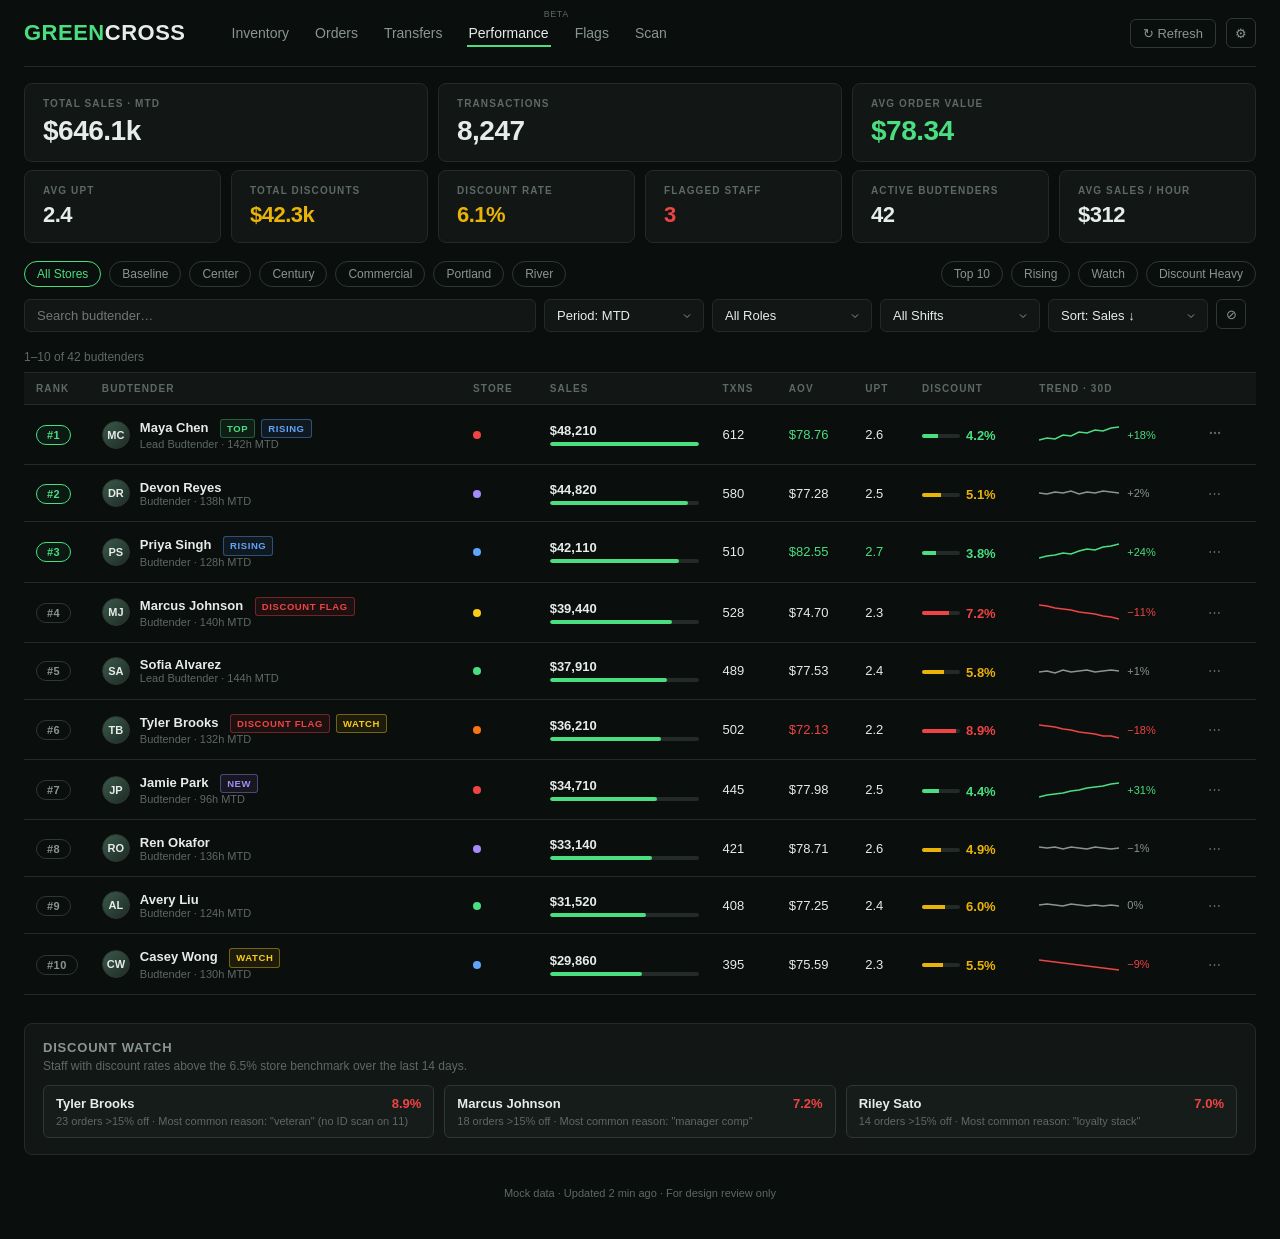
<file: docs-mocks/budtender_leaderboard_mock.html>
<!DOCTYPE html>
<html lang="en">
<head>
<meta charset="UTF-8" />
<title>Green Cross — Budtender Leaderboard (Mock)</title>
<style>
  :root {
    --bg: #0a0e0d;
    --surface: #121715;
    --surface-2: #161c1a;
    --border: #232a27;
    --border-strong: #2e3733;
    --text: #e6ece9;
    --text-dim: #8a958f;
    --text-mute: #5e6864;
    --green: #4ade80;
    --green-dim: #2f8a52;
    --red: #ef4444;
    --orange: #f97316;
    --amber: #eab308;
    --yellow: #facc15;
    --blue: #60a5fa;
    --purple: #a78bfa;
  }
  * { box-sizing: border-box; }
  html, body {
    margin: 0;
    padding: 0;
    background: var(--bg);
    color: var(--text);
    font-family: -apple-system, BlinkMacSystemFont, "Inter", "Segoe UI", Roboto, sans-serif;
    font-size: 13px;
    -webkit-font-smoothing: antialiased;
  }
  .app { padding: 14px 24px 40px; }

  /* ===== Top nav ===== */
  .nav {
    display: flex;
    align-items: center;
    gap: 28px;
    padding: 4px 0 18px;
    border-bottom: 1px solid var(--border);
  }
  .logo {
    font-weight: 900;
    font-size: 22px;
    letter-spacing: 0.5px;
    margin-right: 16px;
  }
  .logo .green { color: var(--green); }
  .logo .cross { color: var(--text); }
  .nav-tabs { display: flex; gap: 22px; align-items: center; }
  .nav-tab {
    color: var(--text-dim);
    font-size: 14px;
    padding: 6px 2px;
    cursor: pointer;
    position: relative;
    text-decoration: none;
  }
  .nav-tab.active {
    color: var(--text);
    border-bottom: 2px solid var(--green);
    padding-bottom: 4px;
  }
  .nav-tab .beta {
    position: absolute;
    top: -10px;
    right: -18px;
    font-size: 9px;
    color: var(--text-mute);
    text-transform: uppercase;
    letter-spacing: 0.5px;
  }
  .nav-right { margin-left: auto; display: flex; gap: 10px; align-items: center; }
  .btn-ghost {
    background: transparent;
    color: var(--text-dim);
    border: 1px solid var(--border-strong);
    border-radius: 6px;
    padding: 6px 12px;
    font-size: 13px;
    cursor: pointer;
  }
  .btn-icon {
    background: transparent;
    border: 1px solid var(--border-strong);
    color: var(--text-dim);
    width: 30px;
    height: 30px;
    border-radius: 6px;
    cursor: pointer;
  }

  /* ===== KPI cards ===== */
  .kpi-row {
    display: grid;
    grid-template-columns: repeat(3, 1fr);
    gap: 10px;
    margin-top: 16px;
  }
  .kpi-row.small {
    grid-template-columns: repeat(6, 1fr);
    margin-top: 8px;
  }
  .kpi {
    background: var(--surface);
    border: 1px solid var(--border);
    border-radius: 8px;
    padding: 14px 18px;
  }
  .kpi .label {
    font-size: 10px;
    letter-spacing: 1.1px;
    color: var(--text-mute);
    text-transform: uppercase;
    font-weight: 600;
    margin-bottom: 6px;
  }
  .kpi .value {
    font-size: 28px;
    font-weight: 800;
    letter-spacing: -0.5px;
  }
  .kpi.small .value { font-size: 22px; }
  .v-green { color: var(--green); }
  .v-red { color: var(--red); }
  .v-orange { color: var(--orange); }
  .v-amber { color: var(--amber); }
  .v-yellow { color: var(--yellow); }
  .v-dim { color: var(--text-dim); }

  /* ===== Filter pills ===== */
  .filter-row {
    display: flex;
    align-items: center;
    gap: 8px;
    margin-top: 18px;
    flex-wrap: wrap;
  }
  .filter-right { margin-left: auto; display: flex; gap: 8px; }
  .pill {
    border: 1px solid var(--border-strong);
    color: var(--text-dim);
    background: transparent;
    border-radius: 999px;
    padding: 5px 12px;
    font-size: 12px;
    cursor: pointer;
  }
  .pill.active {
    border-color: var(--green);
    color: var(--green);
  }

  /* ===== Search row ===== */
  .controls {
    display: grid;
    grid-template-columns: 1fr 160px 160px 160px 160px 40px;
    gap: 8px;
    margin-top: 12px;
  }
  .controls input, .controls select {
    background: var(--surface);
    border: 1px solid var(--border);
    border-radius: 6px;
    color: var(--text);
    padding: 8px 12px;
    font-size: 13px;
    width: 100%;
    appearance: none;
  }
  .controls select {
    background-image: url("data:image/svg+xml;utf8,<svg xmlns='http://www.w3.org/2000/svg' width='12' height='12' viewBox='0 0 24 24' fill='none' stroke='%238a958f' stroke-width='2'><polyline points='6 9 12 15 18 9'/></svg>");
    background-repeat: no-repeat;
    background-position: right 10px center;
    padding-right: 28px;
  }

  /* ===== Table ===== */
  .meta-row {
    color: var(--text-mute);
    font-size: 12px;
    margin: 18px 0 8px;
  }
  table {
    width: 100%;
    border-collapse: separate;
    border-spacing: 0;
    background: transparent;
  }
  thead th {
    text-align: left;
    font-size: 10px;
    font-weight: 600;
    letter-spacing: 1.1px;
    color: var(--text-mute);
    text-transform: uppercase;
    padding: 10px 12px;
    border-top: 1px solid var(--border);
    border-bottom: 1px solid var(--border);
    background: var(--surface);
    white-space: nowrap;
  }
  thead th .sort {
    display: inline-flex;
    flex-direction: column;
    margin-left: 6px;
    transform: translateY(1px);
    color: var(--text-mute);
  }
  thead th .sort svg { display: block; }
  tbody td {
    padding: 14px 12px;
    border-bottom: 1px solid var(--border);
    vertical-align: middle;
    font-size: 13px;
  }
  tbody tr:hover { background: rgba(74, 222, 128, 0.03); }

  /* Status / rank pills */
  .rank-pill {
    border: 1px solid var(--green);
    color: var(--green);
    background: rgba(74,222,128,0.06);
    border-radius: 999px;
    padding: 3px 10px;
    font-size: 11px;
    font-weight: 700;
    letter-spacing: 0.5px;
  }
  .rank-pill.mid { border-color: var(--border-strong); color: var(--text-dim); background: transparent; }

  /* Budtender name cell */
  .who { display: flex; align-items: center; gap: 10px; }
  .avatar {
    width: 28px; height: 28px; border-radius: 50%;
    background: linear-gradient(135deg, #3a5a4a, #1e2a26);
    color: var(--text);
    font-weight: 700;
    font-size: 11px;
    display: flex; align-items: center; justify-content: center;
    border: 1px solid var(--border-strong);
    flex-shrink: 0;
  }
  .who .name { font-weight: 600; color: var(--text); }
  .who .role { font-size: 11px; color: var(--text-mute); }

  /* Tag chips (like HOT, Need 908, etc.) */
  .tags { display: inline-flex; gap: 6px; margin-left: 8px; flex-wrap: wrap; }
  .tag {
    font-size: 9.5px;
    font-weight: 700;
    padding: 2px 6px;
    border-radius: 3px;
    letter-spacing: 0.6px;
    text-transform: uppercase;
    border: 1px solid;
    line-height: 1.4;
  }
  .tag.top    { color: var(--green);  border-color: rgba(74,222,128,0.35);  background: rgba(74,222,128,0.07); }
  .tag.hot    { color: var(--orange); border-color: rgba(249,115,22,0.4);   background: rgba(249,115,22,0.08); }
  .tag.rising { color: var(--blue);   border-color: rgba(96,165,250,0.4);   background: rgba(96,165,250,0.08); }
  .tag.watch  { color: var(--yellow); border-color: rgba(250,204,21,0.4);   background: rgba(250,204,21,0.08); }
  .tag.flag   { color: var(--red);    border-color: rgba(239,68,68,0.4);    background: rgba(239,68,68,0.08); }
  .tag.new    { color: var(--purple); border-color: rgba(167,139,250,0.4);  background: rgba(167,139,250,0.08); }

  /* Store dots */
  .dots { display: inline-flex; gap: 4px; }
  .dot { width: 8px; height: 8px; border-radius: 50%; }
  .dot.baseline    { background: #4ade80; }
  .dot.center      { background: #60a5fa; }
  .dot.century     { background: #f97316; }
  .dot.commercial  { background: #facc15; }
  .dot.portland    { background: #a78bfa; }
  .dot.river       { background: #ef4444; }

  /* Sales bar */
  .sales-cell {
    display: flex;
    flex-direction: column;
    gap: 4px;
    min-width: 120px;
  }
  .sales-cell .amt { font-weight: 700; }
  .bar-track {
    height: 4px;
    width: 100%;
    background: var(--border);
    border-radius: 2px;
    overflow: hidden;
  }
  .bar-fill {
    height: 100%;
    background: var(--green);
    border-radius: 2px;
  }

  /* Discount rate with severity */
  .disc {
    display: inline-flex;
    align-items: center;
    gap: 6px;
    font-weight: 600;
  }
  .disc-bar {
    width: 38px;
    height: 4px;
    background: var(--border);
    border-radius: 2px;
    overflow: hidden;
  }
  .disc-bar > span { display: block; height: 100%; }
  .disc.lo { color: var(--green); }
  .disc.lo .disc-bar > span { background: var(--green); }
  .disc.mid { color: var(--amber); }
  .disc.mid .disc-bar > span { background: var(--amber); }
  .disc.hi { color: var(--red); }
  .disc.hi .disc-bar > span { background: var(--red); }

  /* Trend sparkline cell */
  .trend {
    display: flex; align-items: center; gap: 8px;
  }
  .trend .delta { font-size: 11px; color: var(--text-dim); }
  .trend .delta.up   { color: var(--green); }
  .trend .delta.down { color: var(--red); }

  /* Right-side icons */
  .row-actions { display: inline-flex; gap: 8px; color: var(--text-mute); }
  .row-actions svg { cursor: pointer; }
  .row-actions svg:hover { color: var(--text); }

  /* numeric alignment */
  .num { font-variant-numeric: tabular-nums; }

  /* Discount watch panel */
  .watch-panel {
    margin-top: 28px;
    background: var(--surface);
    border: 1px solid var(--border);
    border-radius: 8px;
    padding: 16px 18px;
  }
  .watch-panel h3 {
    margin: 0 0 4px;
    font-size: 13px;
    letter-spacing: 0.8px;
    text-transform: uppercase;
    color: var(--text-dim);
    font-weight: 700;
  }
  .watch-panel .sub {
    color: var(--text-mute);
    font-size: 12px;
    margin-bottom: 12px;
  }
  .watch-list { display: grid; grid-template-columns: repeat(3, 1fr); gap: 10px; }
  .watch-item {
    border: 1px solid var(--border-strong);
    border-radius: 6px;
    padding: 10px 12px;
    display: flex;
    flex-direction: column;
    gap: 4px;
    background: var(--surface-2);
  }
  .watch-item .top { display: flex; align-items: center; justify-content: space-between; }
  .watch-item .top .name { font-weight: 600; }
  .watch-item .reason { font-size: 11px; color: var(--text-mute); }

  .footer-note {
    margin-top: 32px;
    color: var(--text-mute);
    font-size: 11px;
    text-align: center;
  }
</style>
</head>
<body>
<div class="app">

  <!-- ============ TOP NAV ============ -->
  <nav class="nav">
    <div class="logo"><span class="green">GREEN</span><span class="cross">CROSS</span></div>
    <div class="nav-tabs">
      <a class="nav-tab">Inventory</a>
      <a class="nav-tab">Orders</a>
      <a class="nav-tab">Transfers</a>
      <a class="nav-tab active">Performance<span class="beta">Beta</span></a>
      <a class="nav-tab">Flags</a>
      <a class="nav-tab">Scan</a>
    </div>
    <div class="nav-right">
      <button class="btn-ghost">↻ Refresh</button>
      <button class="btn-icon">⚙</button>
    </div>
  </nav>

  <!-- ============ KPI ROW (big) ============ -->
  <div class="kpi-row">
    <div class="kpi">
      <div class="label">Total Sales · MTD</div>
      <div class="value">$646.1k</div>
    </div>
    <div class="kpi">
      <div class="label">Transactions</div>
      <div class="value">8,247</div>
    </div>
    <div class="kpi">
      <div class="label">Avg Order Value</div>
      <div class="value v-green">$78.34</div>
    </div>
  </div>

  <!-- ============ KPI ROW (small / status) ============ -->
  <div class="kpi-row small">
    <div class="kpi small">
      <div class="label">Avg UPT</div>
      <div class="value">2.4</div>
    </div>
    <div class="kpi small">
      <div class="label">Total Discounts</div>
      <div class="value v-amber">$42.3k</div>
    </div>
    <div class="kpi small">
      <div class="label">Discount Rate</div>
      <div class="value v-amber">6.1%</div>
    </div>
    <div class="kpi small">
      <div class="label">Flagged Staff</div>
      <div class="value v-red">3</div>
    </div>
    <div class="kpi small">
      <div class="label">Active Budtenders</div>
      <div class="value">42</div>
    </div>
    <div class="kpi small">
      <div class="label">Avg Sales / Hour</div>
      <div class="value">$312</div>
    </div>
  </div>

  <!-- ============ FILTER PILLS ============ -->
  <div class="filter-row">
    <button class="pill active">All Stores</button>
    <button class="pill">Baseline</button>
    <button class="pill">Center</button>
    <button class="pill">Century</button>
    <button class="pill">Commercial</button>
    <button class="pill">Portland</button>
    <button class="pill">River</button>
    <div class="filter-right">
      <button class="pill">Top 10</button>
      <button class="pill">Rising</button>
      <button class="pill">Watch</button>
      <button class="pill">Discount Heavy</button>
    </div>
  </div>

  <!-- ============ CONTROLS ============ -->
  <div class="controls">
    <input type="text" placeholder="Search budtender…" />
    <select><option>Period: MTD</option><option>Today</option><option>WTD</option><option>QTD</option><option>YTD</option></select>
    <select><option>All Roles</option><option>Budtender</option><option>Lead</option><option>Manager</option></select>
    <select><option>All Shifts</option><option>Open</option><option>Mid</option><option>Close</option></select>
    <select><option>Sort: Sales ↓</option><option>AOV ↓</option><option>UPT ↓</option><option>Discount % ↑</option></select>
    <button class="btn-icon" title="Hide low volume">⊘</button>
  </div>

  <div class="meta-row">1–10 of 42 budtenders</div>

  <!-- ============ LEADERBOARD TABLE ============ -->
  <table>
    <thead>
      <tr>
        <th style="width:60px;">Rank</th>
        <th>Budtender</th>
        <th>Store</th>
        <th>Sales</th>
        <th>Txns</th>
        <th>AOV</th>
        <th>UPT</th>
        <th>Discount</th>
        <th>Trend · 30d</th>
        <th style="width:60px;"></th>
      </tr>
    </thead>
    <tbody>

      <tr>
        <td><span class="rank-pill">#1</span></td>
        <td>
          <div class="who">
            <div class="avatar">MC</div>
            <div>
              <div class="name">Maya Chen <span class="tags"><span class="tag top">Top</span><span class="tag rising">Rising</span></span></div>
              <div class="role">Lead Budtender · 142h MTD</div>
            </div>
          </div>
        </td>
        <td><span class="dots"><span class="dot river" title="River"></span></span></td>
        <td>
          <div class="sales-cell">
            <span class="amt num">$48,210</span>
            <div class="bar-track"><div class="bar-fill" style="width: 100%;"></div></div>
          </div>
        </td>
        <td class="num">612</td>
        <td class="num v-green">$78.76</td>
        <td class="num">2.6</td>
        <td>
          <span class="disc lo">
            <span class="disc-bar"><span style="width:42%"></span></span>
            4.2%
          </span>
        </td>
        <td>
          <div class="trend">
            <!-- sparkline -->
            <svg width="80" height="22" viewBox="0 0 80 22">
              <polyline fill="none" stroke="#4ade80" stroke-width="1.5"
                points="0,16 8,14 16,15 24,11 32,12 40,8 48,9 56,6 64,7 72,4 80,3"/>
            </svg>
            <span class="delta up">+18%</span>
          </div>
        </td>
        <td>
          <span class="row-actions">
            <svg width="14" height="14" viewBox="0 0 24 24" fill="none" stroke="currentColor" stroke-width="2"><circle cx="12" cy="12" r="1"/><circle cx="19" cy="12" r="1"/><circle cx="5" cy="12" r="1"/></svg>
          </span>
        </td>
      </tr>

      <tr>
        <td><span class="rank-pill">#2</span></td>
        <td>
          <div class="who">
            <div class="avatar">DR</div>
            <div>
              <div class="name">Devon Reyes</div>
              <div class="role">Budtender · 138h MTD</div>
            </div>
          </div>
        </td>
        <td><span class="dots"><span class="dot portland" title="Portland"></span></span></td>
        <td>
          <div class="sales-cell">
            <span class="amt num">$44,820</span>
            <div class="bar-track"><div class="bar-fill" style="width: 93%;"></div></div>
          </div>
        </td>
        <td class="num">580</td>
        <td class="num">$77.28</td>
        <td class="num">2.5</td>
        <td>
          <span class="disc mid">
            <span class="disc-bar"><span style="width:51%"></span></span>
            5.1%
          </span>
        </td>
        <td>
          <div class="trend">
            <svg width="80" height="22" viewBox="0 0 80 22">
              <polyline fill="none" stroke="#8a958f" stroke-width="1.5"
                points="0,11 8,12 16,10 24,11 32,9 40,12 48,10 56,11 64,9 72,10 80,11"/>
            </svg>
            <span class="delta">+2%</span>
          </div>
        </td>
        <td><span class="row-actions">⋯</span></td>
      </tr>

      <tr>
        <td><span class="rank-pill">#3</span></td>
        <td>
          <div class="who">
            <div class="avatar">PS</div>
            <div>
              <div class="name">Priya Singh <span class="tags"><span class="tag rising">Rising</span></span></div>
              <div class="role">Budtender · 128h MTD</div>
            </div>
          </div>
        </td>
        <td><span class="dots"><span class="dot center" title="Center"></span></span></td>
        <td>
          <div class="sales-cell">
            <span class="amt num">$42,110</span>
            <div class="bar-track"><div class="bar-fill" style="width: 87%;"></div></div>
          </div>
        </td>
        <td class="num">510</td>
        <td class="num v-green">$82.55</td>
        <td class="num v-green">2.7</td>
        <td>
          <span class="disc lo">
            <span class="disc-bar"><span style="width:38%"></span></span>
            3.8%
          </span>
        </td>
        <td>
          <div class="trend">
            <svg width="80" height="22" viewBox="0 0 80 22">
              <polyline fill="none" stroke="#4ade80" stroke-width="1.5"
                points="0,17 8,15 16,14 24,12 32,13 40,10 48,8 56,9 64,6 72,5 80,3"/>
            </svg>
            <span class="delta up">+24%</span>
          </div>
        </td>
        <td><span class="row-actions">⋯</span></td>
      </tr>

      <tr>
        <td><span class="rank-pill mid">#4</span></td>
        <td>
          <div class="who">
            <div class="avatar">MJ</div>
            <div>
              <div class="name">Marcus Johnson <span class="tags"><span class="tag flag">Discount Flag</span></span></div>
              <div class="role">Budtender · 140h MTD</div>
            </div>
          </div>
        </td>
        <td><span class="dots"><span class="dot commercial" title="Commercial"></span></span></td>
        <td>
          <div class="sales-cell">
            <span class="amt num">$39,440</span>
            <div class="bar-track"><div class="bar-fill" style="width: 82%;"></div></div>
          </div>
        </td>
        <td class="num">528</td>
        <td class="num">$74.70</td>
        <td class="num">2.3</td>
        <td>
          <span class="disc hi">
            <span class="disc-bar"><span style="width:72%"></span></span>
            7.2%
          </span>
        </td>
        <td>
          <div class="trend">
            <svg width="80" height="22" viewBox="0 0 80 22">
              <polyline fill="none" stroke="#ef4444" stroke-width="1.5"
                points="0,4 8,5 16,7 24,8 32,9 40,11 48,12 56,13 64,15 72,16 80,18"/>
            </svg>
            <span class="delta down">−11%</span>
          </div>
        </td>
        <td><span class="row-actions">⋯</span></td>
      </tr>

      <tr>
        <td><span class="rank-pill mid">#5</span></td>
        <td>
          <div class="who">
            <div class="avatar">SA</div>
            <div>
              <div class="name">Sofia Alvarez</div>
              <div class="role">Lead Budtender · 144h MTD</div>
            </div>
          </div>
        </td>
        <td><span class="dots"><span class="dot baseline" title="Baseline"></span></span></td>
        <td>
          <div class="sales-cell">
            <span class="amt num">$37,910</span>
            <div class="bar-track"><div class="bar-fill" style="width: 79%;"></div></div>
          </div>
        </td>
        <td class="num">489</td>
        <td class="num">$77.53</td>
        <td class="num">2.4</td>
        <td>
          <span class="disc mid">
            <span class="disc-bar"><span style="width:58%"></span></span>
            5.8%
          </span>
        </td>
        <td>
          <div class="trend">
            <svg width="80" height="22" viewBox="0 0 80 22">
              <polyline fill="none" stroke="#8a958f" stroke-width="1.5"
                points="0,12 8,11 16,13 24,10 32,12 40,11 48,10 56,12 64,11 72,10 80,11"/>
            </svg>
            <span class="delta">+1%</span>
          </div>
        </td>
        <td><span class="row-actions">⋯</span></td>
      </tr>

      <tr>
        <td><span class="rank-pill mid">#6</span></td>
        <td>
          <div class="who">
            <div class="avatar">TB</div>
            <div>
              <div class="name">Tyler Brooks <span class="tags"><span class="tag flag">Discount Flag</span><span class="tag watch">Watch</span></span></div>
              <div class="role">Budtender · 132h MTD</div>
            </div>
          </div>
        </td>
        <td><span class="dots"><span class="dot century" title="Century"></span></span></td>
        <td>
          <div class="sales-cell">
            <span class="amt num">$36,210</span>
            <div class="bar-track"><div class="bar-fill" style="width: 75%;"></div></div>
          </div>
        </td>
        <td class="num">502</td>
        <td class="num v-red">$72.13</td>
        <td class="num">2.2</td>
        <td>
          <span class="disc hi">
            <span class="disc-bar"><span style="width:89%"></span></span>
            8.9%
          </span>
        </td>
        <td>
          <div class="trend">
            <svg width="80" height="22" viewBox="0 0 80 22">
              <polyline fill="none" stroke="#ef4444" stroke-width="1.5"
                points="0,6 8,7 16,8 24,10 32,11 40,13 48,14 56,15 64,17 72,17 80,19"/>
            </svg>
            <span class="delta down">−18%</span>
          </div>
        </td>
        <td><span class="row-actions">⋯</span></td>
      </tr>

      <tr>
        <td><span class="rank-pill mid">#7</span></td>
        <td>
          <div class="who">
            <div class="avatar">JP</div>
            <div>
              <div class="name">Jamie Park <span class="tags"><span class="tag new">New</span></span></div>
              <div class="role">Budtender · 96h MTD</div>
            </div>
          </div>
        </td>
        <td><span class="dots"><span class="dot river" title="River"></span></span></td>
        <td>
          <div class="sales-cell">
            <span class="amt num">$34,710</span>
            <div class="bar-track"><div class="bar-fill" style="width: 72%;"></div></div>
          </div>
        </td>
        <td class="num">445</td>
        <td class="num">$77.98</td>
        <td class="num">2.5</td>
        <td>
          <span class="disc lo">
            <span class="disc-bar"><span style="width:44%"></span></span>
            4.4%
          </span>
        </td>
        <td>
          <div class="trend">
            <svg width="80" height="22" viewBox="0 0 80 22">
              <polyline fill="none" stroke="#4ade80" stroke-width="1.5"
                points="0,18 8,16 16,15 24,14 32,12 40,11 48,9 56,8 64,7 72,5 80,4"/>
            </svg>
            <span class="delta up">+31%</span>
          </div>
        </td>
        <td><span class="row-actions">⋯</span></td>
      </tr>

      <tr>
        <td><span class="rank-pill mid">#8</span></td>
        <td>
          <div class="who">
            <div class="avatar">RO</div>
            <div>
              <div class="name">Ren Okafor</div>
              <div class="role">Budtender · 136h MTD</div>
            </div>
          </div>
        </td>
        <td><span class="dots"><span class="dot portland" title="Portland"></span></span></td>
        <td>
          <div class="sales-cell">
            <span class="amt num">$33,140</span>
            <div class="bar-track"><div class="bar-fill" style="width: 69%;"></div></div>
          </div>
        </td>
        <td class="num">421</td>
        <td class="num">$78.71</td>
        <td class="num">2.6</td>
        <td>
          <span class="disc mid">
            <span class="disc-bar"><span style="width:49%"></span></span>
            4.9%
          </span>
        </td>
        <td>
          <div class="trend">
            <svg width="80" height="22" viewBox="0 0 80 22">
              <polyline fill="none" stroke="#8a958f" stroke-width="1.5"
                points="0,10 8,11 16,10 24,12 32,10 40,11 48,12 56,10 64,11 72,12 80,11"/>
            </svg>
            <span class="delta">−1%</span>
          </div>
        </td>
        <td><span class="row-actions">⋯</span></td>
      </tr>

      <tr>
        <td><span class="rank-pill mid">#9</span></td>
        <td>
          <div class="who">
            <div class="avatar">AL</div>
            <div>
              <div class="name">Avery Liu</div>
              <div class="role">Budtender · 124h MTD</div>
            </div>
          </div>
        </td>
        <td><span class="dots"><span class="dot baseline" title="Baseline"></span></span></td>
        <td>
          <div class="sales-cell">
            <span class="amt num">$31,520</span>
            <div class="bar-track"><div class="bar-fill" style="width: 65%;"></div></div>
          </div>
        </td>
        <td class="num">408</td>
        <td class="num">$77.25</td>
        <td class="num">2.4</td>
        <td>
          <span class="disc mid">
            <span class="disc-bar"><span style="width:60%"></span></span>
            6.0%
          </span>
        </td>
        <td>
          <div class="trend">
            <svg width="80" height="22" viewBox="0 0 80 22">
              <polyline fill="none" stroke="#8a958f" stroke-width="1.5"
                points="0,11 8,10 16,11 24,12 32,10 40,11 48,12 56,11 64,12 72,11 80,12"/>
            </svg>
            <span class="delta">0%</span>
          </div>
        </td>
        <td><span class="row-actions">⋯</span></td>
      </tr>

      <tr>
        <td><span class="rank-pill mid">#10</span></td>
        <td>
          <div class="who">
            <div class="avatar">CW</div>
            <div>
              <div class="name">Casey Wong <span class="tags"><span class="tag watch">Watch</span></span></div>
              <div class="role">Budtender · 130h MTD</div>
            </div>
          </div>
        </td>
        <td><span class="dots"><span class="dot center" title="Center"></span></span></td>
        <td>
          <div class="sales-cell">
            <span class="amt num">$29,860</span>
            <div class="bar-track"><div class="bar-fill" style="width: 62%;"></div></div>
          </div>
        </td>
        <td class="num">395</td>
        <td class="num">$75.59</td>
        <td class="num">2.3</td>
        <td>
          <span class="disc mid">
            <span class="disc-bar"><span style="width:55%"></span></span>
            5.5%
          </span>
        </td>
        <td>
          <div class="trend">
            <svg width="80" height="22" viewBox="0 0 80 22">
              <polyline fill="none" stroke="#ef4444" stroke-width="1.5"
                points="0,7 8,8 16,9 24,10 32,11 40,12 48,13 56,14 64,15 72,16 80,17"/>
            </svg>
            <span class="delta down">−9%</span>
          </div>
        </td>
        <td><span class="row-actions">⋯</span></td>
      </tr>

    </tbody>
  </table>

  <!-- ============ DISCOUNT WATCH PANEL ============ -->
  <div class="watch-panel">
    <h3>Discount Watch</h3>
    <div class="sub">Staff with discount rates above the 6.5% store benchmark over the last 14 days.</div>
    <div class="watch-list">
      <div class="watch-item">
        <div class="top">
          <span class="name">Tyler Brooks</span>
          <span class="disc hi">8.9%</span>
        </div>
        <div class="reason">23 orders &gt;15% off · Most common reason: "veteran" (no ID scan on 11)</div>
      </div>
      <div class="watch-item">
        <div class="top">
          <span class="name">Marcus Johnson</span>
          <span class="disc hi">7.2%</span>
        </div>
        <div class="reason">18 orders &gt;15% off · Most common reason: "manager comp"</div>
      </div>
      <div class="watch-item">
        <div class="top">
          <span class="name">Riley Sato</span>
          <span class="disc hi">7.0%</span>
        </div>
        <div class="reason">14 orders &gt;15% off · Most common reason: "loyalty stack"</div>
      </div>
    </div>
  </div>

  <div class="footer-note">Mock data · Updated 2 min ago · For design review only</div>

</div>
</body>
</html>
</file>
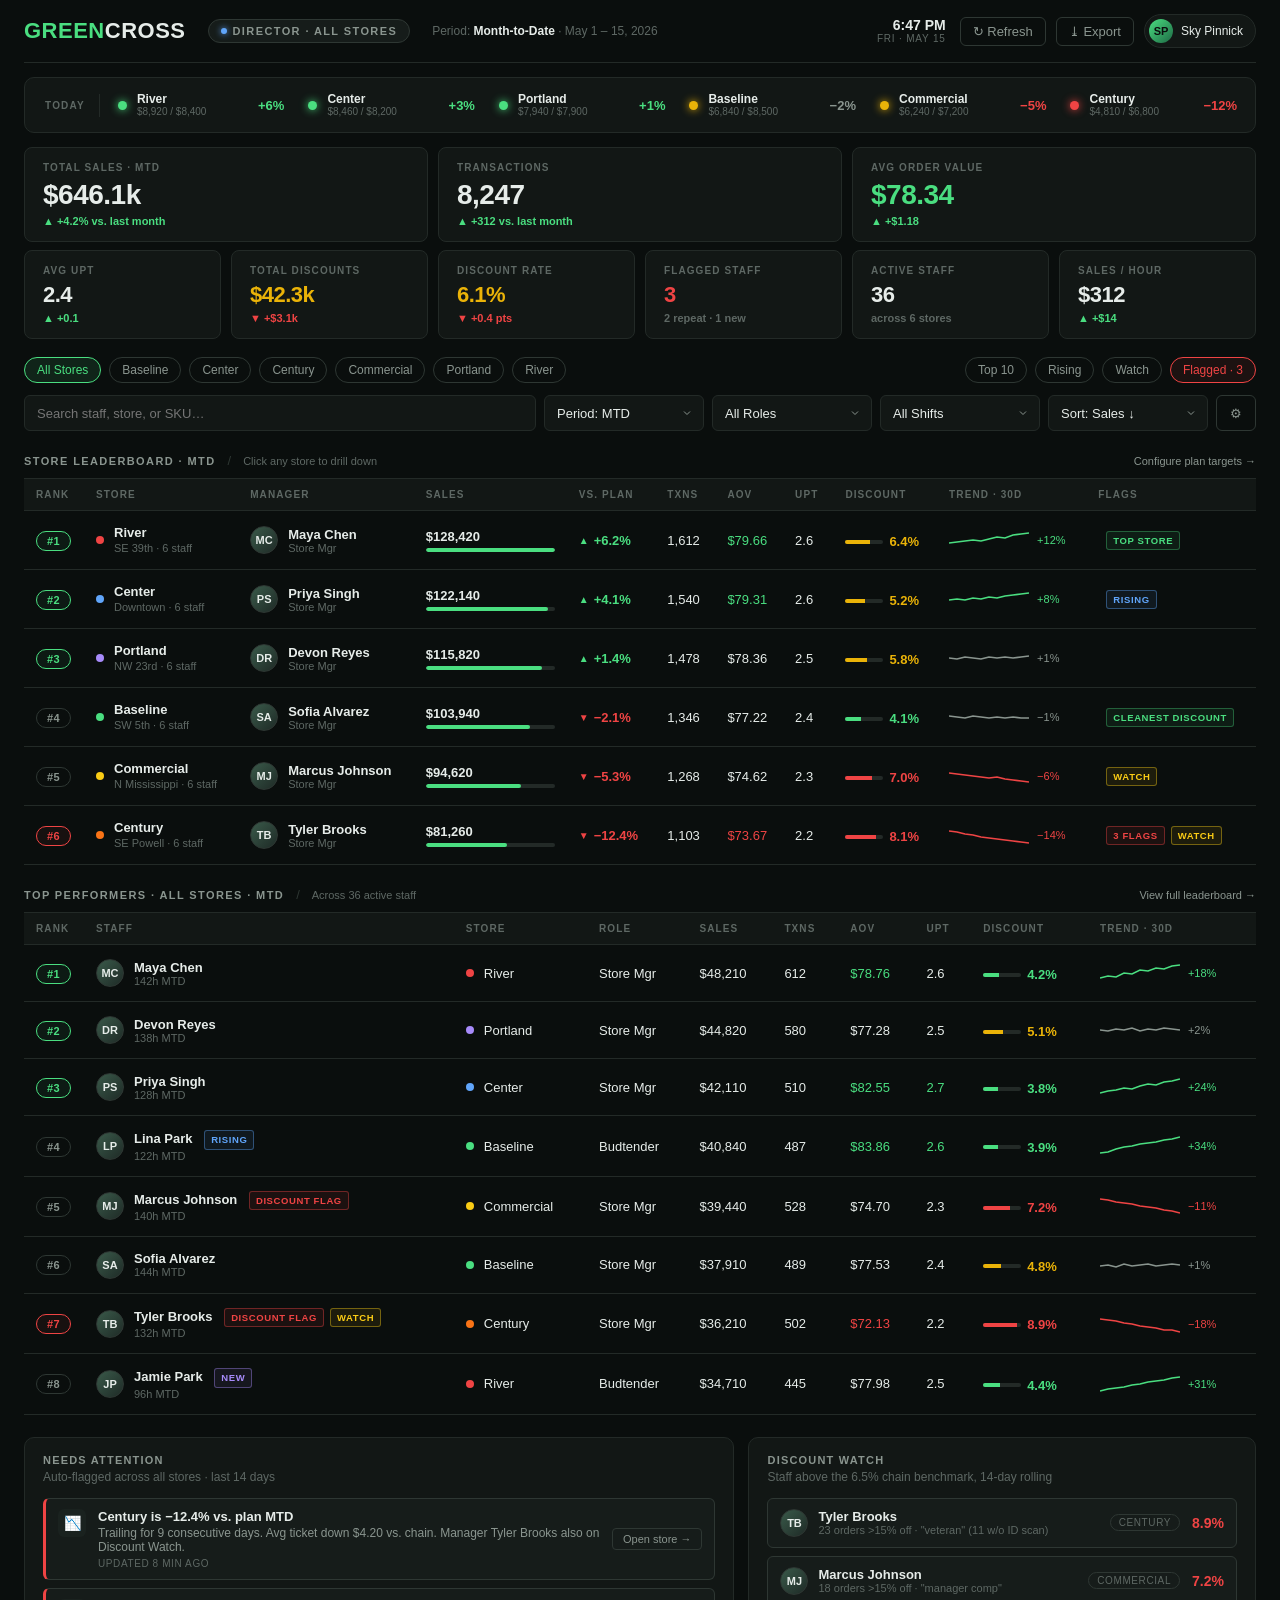
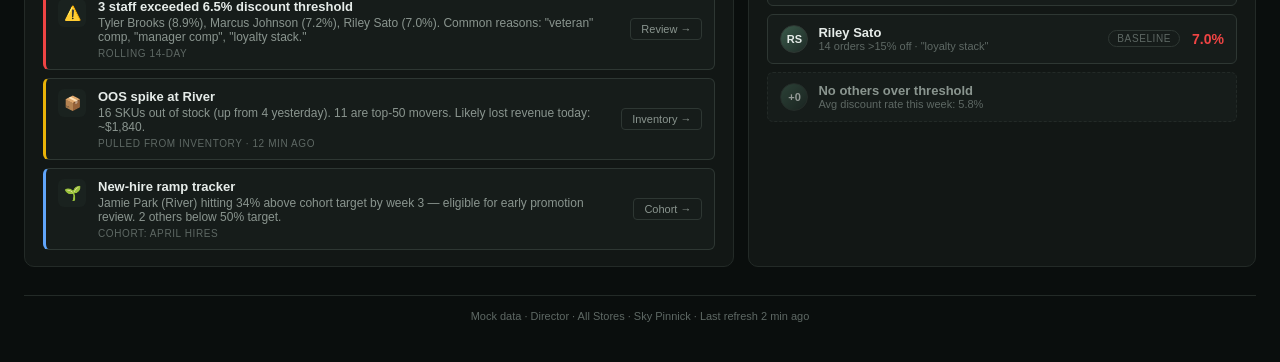
<file: docs-mocks/director_dashboard_mock.html>
<!DOCTYPE html>
<html lang="en">
<head>
<meta charset="UTF-8" />
<title>Green Cross — Director · All Stores</title>
<style>
  :root {
    --bg: #0a0e0d;
    --surface: #121715;
    --surface-2: #161c1a;
    --surface-3: #1a221f;
    --border: #232a27;
    --border-strong: #2e3733;
    --text: #e6ece9;
    --text-dim: #8a958f;
    --text-mute: #5e6864;
    --green: #4ade80;
    --green-soft: rgba(74, 222, 128, 0.10);
    --red: #ef4444;
    --orange: #f97316;
    --amber: #eab308;
    --yellow: #facc15;
    --blue: #60a5fa;
    --purple: #a78bfa;
  }
  * { box-sizing: border-box; }
  html, body {
    margin: 0; padding: 0;
    background: var(--bg); color: var(--text);
    font-family: -apple-system, BlinkMacSystemFont, "Inter", "Segoe UI", Roboto, sans-serif;
    font-size: 13px;
    -webkit-font-smoothing: antialiased;
  }
  .app { padding: 14px 24px 40px; max-width: 1720px; margin: 0 auto; }
  .num { font-variant-numeric: tabular-nums; }

  /* ========= HEADER ========= */
  header {
    display: flex; align-items: center; gap: 22px;
    padding-bottom: 14px;
    border-bottom: 1px solid var(--border);
  }
  .logo { font-weight: 900; font-size: 22px; letter-spacing: 0.5px; }
  .logo .green { color: var(--green); }
  .view-badge {
    display: inline-flex; align-items: center; gap: 6px;
    padding: 5px 12px;
    border: 1px solid var(--border-strong);
    color: var(--text-dim);
    background: var(--surface-2);
    border-radius: 999px;
    font-size: 11px; font-weight: 700;
    letter-spacing: 1.4px; text-transform: uppercase;
  }
  .view-badge::before {
    content: "";
    width: 6px; height: 6px; border-radius: 50%;
    background: var(--blue);
    box-shadow: 0 0 6px var(--blue);
  }
  .breadcrumb { color: var(--text-mute); font-size: 12px; }
  .breadcrumb b { color: var(--text); font-weight: 600; }
  .header-right { margin-left: auto; display: flex; gap: 10px; align-items: center; }
  .clock-mini { text-align: right; line-height: 1.2; margin-right: 4px; }
  .clock-mini .t { font-weight: 700; font-size: 14px; }
  .clock-mini .d { color: var(--text-mute); font-size: 10px; letter-spacing: 0.8px; text-transform: uppercase; }
  .btn-ghost {
    background: transparent; color: var(--text-dim);
    border: 1px solid var(--border-strong);
    border-radius: 6px; padding: 6px 12px;
    font-size: 13px; cursor: pointer;
  }
  .btn-ghost:hover { color: var(--text); }
  .user-chip {
    display: inline-flex; align-items: center; gap: 8px;
    background: var(--surface);
    border: 1px solid var(--border);
    border-radius: 999px;
    padding: 4px 12px 4px 4px;
    font-size: 12px;
  }
  .user-chip .av {
    width: 24px; height: 24px; border-radius: 50%;
    background: linear-gradient(135deg, #4ade80, #1e6a45);
    color: #0a0e0d; font-weight: 800; font-size: 11px;
    display: flex; align-items: center; justify-content: center;
  }

  /* ========= STORE STATUS STRIP ========= */
  .status-strip {
    margin-top: 14px;
    display: flex; align-items: center; gap: 0;
    background: var(--surface);
    border: 1px solid var(--border);
    border-radius: 10px;
    padding: 6px;
  }
  .status-strip .label {
    font-size: 10px; letter-spacing: 1.2px; color: var(--text-mute);
    text-transform: uppercase; font-weight: 700;
    padding: 6px 14px;
    border-right: 1px solid var(--border);
    margin-right: 6px;
  }
  .ss-store {
    flex: 1;
    padding: 8px 12px;
    border-radius: 6px;
    display: flex;
    align-items: center;
    gap: 10px;
    cursor: pointer;
    transition: background 0.15s;
  }
  .ss-store:hover { background: var(--surface-2); }
  .ss-store .dot {
    width: 9px; height: 9px; border-radius: 50%;
    flex-shrink: 0;
    box-shadow: 0 0 8px currentColor;
  }
  .ss-store .dot.green  { background: var(--green); color: var(--green); }
  .ss-store .dot.amber  { background: var(--amber); color: var(--amber); }
  .ss-store .dot.red    { background: var(--red);   color: var(--red); }
  .ss-store .info { display: flex; flex-direction: column; line-height: 1.2; }
  .ss-store .info .n { font-weight: 600; font-size: 12px; }
  .ss-store .info .s { font-size: 10px; color: var(--text-mute); font-variant-numeric: tabular-nums; }
  .ss-store .pct { margin-left: auto; font-weight: 700; font-size: 13px; font-variant-numeric: tabular-nums; }
  .ss-store .pct.up   { color: var(--green); }
  .ss-store .pct.flat { color: var(--text-dim); }
  .ss-store .pct.down { color: var(--red); }

  /* ========= KPI rows ========= */
  .kpi-row {
    display: grid;
    grid-template-columns: repeat(3, 1fr);
    gap: 10px;
    margin-top: 14px;
  }
  .kpi-row.small {
    grid-template-columns: repeat(6, 1fr);
    margin-top: 8px;
  }
  .kpi {
    background: var(--surface);
    border: 1px solid var(--border);
    border-radius: 8px;
    padding: 14px 18px;
  }
  .kpi .label {
    font-size: 10px; letter-spacing: 1.1px;
    color: var(--text-mute); text-transform: uppercase;
    font-weight: 600; margin-bottom: 6px;
  }
  .kpi .value {
    font-size: 28px; font-weight: 800; letter-spacing: -0.5px;
  }
  .kpi.small .value { font-size: 22px; }
  .kpi .delta {
    font-size: 11px;
    margin-top: 4px;
    font-weight: 600;
    color: var(--text-mute);
  }
  .kpi .delta.up   { color: var(--green); }
  .kpi .delta.down { color: var(--red); }
  .v-green { color: var(--green); }
  .v-red { color: var(--red); }
  .v-amber { color: var(--amber); }
  .v-yellow { color: var(--yellow); }

  /* ========= filter pills ========= */
  .filter-row {
    display: flex; align-items: center; gap: 8px;
    margin-top: 18px; flex-wrap: wrap;
  }
  .filter-right { margin-left: auto; display: flex; gap: 8px; }
  .pill {
    border: 1px solid var(--border-strong);
    color: var(--text-dim);
    background: transparent;
    border-radius: 999px;
    padding: 5px 12px;
    font-size: 12px;
    cursor: pointer;
  }
  .pill.active {
    border-color: var(--green);
    color: var(--green);
    background: var(--green-soft);
  }
  .pill.flag.active {
    border-color: var(--red);
    color: var(--red);
    background: rgba(239,68,68,0.08);
  }

  /* ========= controls ========= */
  .controls {
    display: grid;
    grid-template-columns: 1fr 160px 160px 160px 160px 40px;
    gap: 8px;
    margin-top: 12px;
  }
  .controls input, .controls select {
    background: var(--surface);
    border: 1px solid var(--border);
    border-radius: 6px;
    color: var(--text);
    padding: 8px 12px;
    font-size: 13px;
    width: 100%;
    appearance: none;
  }
  .controls select {
    background-image: url("data:image/svg+xml;utf8,<svg xmlns='http://www.w3.org/2000/svg' width='12' height='12' viewBox='0 0 24 24' fill='none' stroke='%238a958f' stroke-width='2'><polyline points='6 9 12 15 18 9'/></svg>");
    background-repeat: no-repeat;
    background-position: right 10px center;
    padding-right: 28px;
  }
  .btn-icon {
    background: transparent;
    border: 1px solid var(--border-strong);
    color: var(--text-dim);
    width: 100%;
    height: 36px;
    border-radius: 6px;
    cursor: pointer;
  }

  /* ========= section headers ========= */
  .section-head {
    display: flex; align-items: baseline; gap: 12px;
    margin: 22px 0 10px;
  }
  .section-head h2 {
    margin: 0; font-size: 11px; letter-spacing: 1.4px;
    text-transform: uppercase; color: var(--text-dim);
    font-weight: 700;
  }
  .section-head .sep { color: var(--border-strong); }
  .section-head .meta { font-size: 11px; color: var(--text-mute); }
  .section-head a { color: var(--text-dim); font-size: 11px; margin-left: auto; text-decoration: none; }
  .section-head a:hover { color: var(--text); }

  /* ========= store table ========= */
  table {
    width: 100%;
    border-collapse: separate;
    border-spacing: 0;
  }
  thead th {
    text-align: left;
    font-size: 10px; font-weight: 600;
    letter-spacing: 1.1px;
    color: var(--text-mute);
    text-transform: uppercase;
    padding: 10px 12px;
    border-top: 1px solid var(--border);
    border-bottom: 1px solid var(--border);
    background: var(--surface);
    white-space: nowrap;
  }
  tbody td {
    padding: 14px 12px;
    border-bottom: 1px solid var(--border);
    vertical-align: middle;
    font-size: 13px;
  }
  tbody tr {
    cursor: pointer;
    transition: background 0.15s;
  }
  tbody tr:hover { background: rgba(74, 222, 128, 0.03); }
  tbody tr:hover td:first-child { box-shadow: inset 2px 0 0 var(--green); }

  /* rank pills */
  .rank-pill {
    border: 1px solid var(--green);
    color: var(--green);
    background: rgba(74,222,128,0.06);
    border-radius: 999px;
    padding: 3px 10px;
    font-size: 11px; font-weight: 700;
    letter-spacing: 0.5px;
  }
  .rank-pill.mid {
    border-color: var(--border-strong);
    color: var(--text-dim);
    background: transparent;
  }
  .rank-pill.bad {
    border-color: var(--red);
    color: var(--red);
    background: rgba(239,68,68,0.06);
  }

  .store-cell {
    display: flex; align-items: center; gap: 10px;
  }
  .store-cell .sdot { width: 8px; height: 8px; border-radius: 50%; flex-shrink: 0; }
  .store-cell .meta { line-height: 1.25; }
  .store-cell .n { font-weight: 600; }
  .store-cell .m { font-size: 11px; color: var(--text-mute); }

  /* store dot colors */
  .sd-baseline   { background: #4ade80; }
  .sd-center     { background: #60a5fa; }
  .sd-century    { background: #f97316; }
  .sd-commercial { background: #facc15; }
  .sd-portland   { background: #a78bfa; }
  .sd-river      { background: #ef4444; }

  .sales-cell { display: flex; flex-direction: column; gap: 4px; min-width: 120px; }
  .sales-cell .amt { font-weight: 700; }
  .bar-track { height: 4px; background: var(--border); border-radius: 2px; overflow: hidden; }
  .bar-fill { height: 100%; background: var(--green); border-radius: 2px; }

  /* vs-plan chip */
  .vs-plan {
    display: inline-flex; align-items: center; gap: 5px;
    font-weight: 700; font-variant-numeric: tabular-nums;
  }
  .vs-plan.up   { color: var(--green); }
  .vs-plan.flat { color: var(--text-dim); }
  .vs-plan.down { color: var(--red); }
  .vs-plan .arrow { font-size: 10px; }

  /* discount */
  .disc { display: inline-flex; align-items: center; gap: 6px; font-weight: 600; }
  .disc-bar { width: 38px; height: 4px; background: var(--border); border-radius: 2px; overflow: hidden; }
  .disc-bar > span { display: block; height: 100%; }
  .disc.lo  { color: var(--green); }   .disc.lo  .disc-bar > span { background: var(--green); }
  .disc.mid { color: var(--amber); }   .disc.mid .disc-bar > span { background: var(--amber); }
  .disc.hi  { color: var(--red); }     .disc.hi  .disc-bar > span { background: var(--red); }

  /* tag chips */
  .tags { display: inline-flex; gap: 6px; margin-left: 8px; flex-wrap: wrap; }
  .tag {
    font-size: 9.5px; font-weight: 700;
    padding: 2px 6px; border-radius: 3px;
    letter-spacing: 0.6px; text-transform: uppercase;
    border: 1px solid; line-height: 1.4;
  }
  .tag.top    { color: var(--green);  border-color: rgba(74,222,128,0.35);  background: rgba(74,222,128,0.07); }
  .tag.hot    { color: var(--orange); border-color: rgba(249,115,22,0.4);   background: rgba(249,115,22,0.08); }
  .tag.rising { color: var(--blue);   border-color: rgba(96,165,250,0.4);   background: rgba(96,165,250,0.08); }
  .tag.watch  { color: var(--yellow); border-color: rgba(250,204,21,0.4);   background: rgba(250,204,21,0.08); }
  .tag.flag   { color: var(--red);    border-color: rgba(239,68,68,0.4);    background: rgba(239,68,68,0.08); }
  .tag.new    { color: var(--purple); border-color: rgba(167,139,250,0.4);  background: rgba(167,139,250,0.08); }

  /* trend cell */
  .trend { display: flex; align-items: center; gap: 8px; }
  .trend .delta { font-size: 11px; color: var(--text-dim); font-variant-numeric: tabular-nums; }
  .trend .delta.up   { color: var(--green); }
  .trend .delta.down { color: var(--red); }

  /* employee avatars in cross-store table */
  .who { display: flex; align-items: center; gap: 10px; }
  .avatar {
    width: 28px; height: 28px; border-radius: 50%;
    background: linear-gradient(135deg, #3a5a4a, #1e2a26);
    color: var(--text);
    font-weight: 700; font-size: 11px;
    display: flex; align-items: center; justify-content: center;
    border: 1px solid var(--border-strong);
    flex-shrink: 0;
  }
  .who .name { font-weight: 600; }
  .who .role { font-size: 11px; color: var(--text-mute); }

  /* ========= two-column lower area ========= */
  .grid-2 {
    display: grid;
    grid-template-columns: 1.4fr 1fr;
    gap: 14px;
    margin-top: 22px;
  }
  .card {
    background: var(--surface);
    border: 1px solid var(--border);
    border-radius: 10px;
    padding: 16px 18px;
  }
  .card h3 {
    margin: 0 0 4px;
    font-size: 11px; letter-spacing: 1.2px;
    text-transform: uppercase; color: var(--text-dim);
    font-weight: 700;
  }
  .card .sub {
    color: var(--text-mute);
    font-size: 12px;
    margin-bottom: 14px;
  }

  /* alerts feed */
  .alerts { display: flex; flex-direction: column; gap: 8px; }
  .alert-item {
    display: flex; gap: 12px; align-items: flex-start;
    padding: 10px 12px;
    border: 1px solid var(--border-strong);
    border-left-width: 3px;
    border-radius: 6px;
    background: var(--surface-2);
  }
  .alert-item.sev-hi    { border-left-color: var(--red); }
  .alert-item.sev-mid   { border-left-color: var(--amber); }
  .alert-item.sev-info  { border-left-color: var(--blue); }
  .alert-item .icon {
    width: 28px; height: 28px;
    border-radius: 6px;
    background: var(--surface-3);
    display: flex; align-items: center; justify-content: center;
    font-size: 14px;
    flex-shrink: 0;
  }
  .alert-item .body { flex: 1; }
  .alert-item .title { font-weight: 600; font-size: 13px; }
  .alert-item .desc { font-size: 12px; color: var(--text-dim); margin-top: 2px; }
  .alert-item .when { font-size: 10px; color: var(--text-mute); margin-top: 4px; letter-spacing: 0.6px; text-transform: uppercase; }
  .alert-item .cta {
    align-self: center;
    background: transparent;
    border: 1px solid var(--border-strong);
    color: var(--text-dim);
    padding: 4px 10px;
    font-size: 11px;
    border-radius: 4px;
    cursor: pointer;
  }
  .alert-item .cta:hover { color: var(--text); }

  /* watch list (discount) */
  .watch-list { display: flex; flex-direction: column; gap: 8px; }
  .watch-row {
    display: flex; align-items: center; gap: 12px;
    padding: 10px 12px;
    border: 1px solid var(--border-strong);
    border-radius: 6px;
    background: var(--surface-2);
  }
  .watch-row .who { flex: 1; }
  .watch-row .store-tag {
    font-size: 10px;
    color: var(--text-mute);
    text-transform: uppercase;
    letter-spacing: 0.6px;
    border: 1px solid var(--border-strong);
    border-radius: 999px;
    padding: 2px 8px;
  }
  .watch-row .pct {
    font-weight: 700; font-variant-numeric: tabular-nums;
    color: var(--red); font-size: 14px;
  }

  /* footer */
  .footer-note {
    margin-top: 28px;
    color: var(--text-mute);
    font-size: 11px;
    text-align: center;
    border-top: 1px solid var(--border);
    padding-top: 14px;
  }
</style>
</head>
<body>
<div class="app">

  <!-- ============ HEADER ============ -->
  <header>
    <div class="logo"><span class="green">GREEN</span>CROSS</div>
    <span class="view-badge">Director · All Stores</span>
    <span class="breadcrumb">Period: <b>Month-to-Date</b> · May 1 – 15, 2026</span>
    <div class="header-right">
      <div class="clock-mini">
        <div class="t" id="clockTime">6:47 PM</div>
        <div class="d">Fri · May 15</div>
      </div>
      <button class="btn-ghost">↻ Refresh</button>
      <button class="btn-ghost">⤓ Export</button>
      <span class="user-chip"><span class="av">SP</span> Sky Pinnick</span>
    </div>
  </header>

  <!-- ============ STORE STATUS STRIP ============ -->
  <div class="status-strip">
    <div class="label">Today</div>
    <div class="ss-store">
      <span class="dot green" title="On pace"></span>
      <div class="info"><span class="n">River</span><span class="s">$8,920 / $8,400</span></div>
      <span class="pct up">+6%</span>
    </div>
    <div class="ss-store">
      <span class="dot green"></span>
      <div class="info"><span class="n">Center</span><span class="s">$8,460 / $8,200</span></div>
      <span class="pct up">+3%</span>
    </div>
    <div class="ss-store">
      <span class="dot green"></span>
      <div class="info"><span class="n">Portland</span><span class="s">$7,940 / $7,900</span></div>
      <span class="pct up">+1%</span>
    </div>
    <div class="ss-store">
      <span class="dot amber"></span>
      <div class="info"><span class="n">Baseline</span><span class="s">$6,840 / $8,500</span></div>
      <span class="pct flat">−2%</span>
    </div>
    <div class="ss-store">
      <span class="dot amber"></span>
      <div class="info"><span class="n">Commercial</span><span class="s">$6,240 / $7,200</span></div>
      <span class="pct down">−5%</span>
    </div>
    <div class="ss-store">
      <span class="dot red"></span>
      <div class="info"><span class="n">Century</span><span class="s">$4,810 / $6,800</span></div>
      <span class="pct down">−12%</span>
    </div>
  </div>

  <!-- ============ KPI ROW (big) ============ -->
  <div class="kpi-row">
    <div class="kpi">
      <div class="label">Total Sales · MTD</div>
      <div class="value">$646.1k</div>
      <div class="delta up">▲ +4.2% vs. last month</div>
    </div>
    <div class="kpi">
      <div class="label">Transactions</div>
      <div class="value">8,247</div>
      <div class="delta up">▲ +312 vs. last month</div>
    </div>
    <div class="kpi">
      <div class="label">Avg Order Value</div>
      <div class="value v-green">$78.34</div>
      <div class="delta up">▲ +$1.18</div>
    </div>
  </div>

  <!-- ============ KPI ROW (small) ============ -->
  <div class="kpi-row small">
    <div class="kpi small">
      <div class="label">Avg UPT</div>
      <div class="value">2.4</div>
      <div class="delta up">▲ +0.1</div>
    </div>
    <div class="kpi small">
      <div class="label">Total Discounts</div>
      <div class="value v-amber">$42.3k</div>
      <div class="delta down">▼ +$3.1k</div>
    </div>
    <div class="kpi small">
      <div class="label">Discount Rate</div>
      <div class="value v-amber">6.1%</div>
      <div class="delta down">▼ +0.4 pts</div>
    </div>
    <div class="kpi small">
      <div class="label">Flagged Staff</div>
      <div class="value v-red">3</div>
      <div class="delta">2 repeat · 1 new</div>
    </div>
    <div class="kpi small">
      <div class="label">Active Staff</div>
      <div class="value">36</div>
      <div class="delta">across 6 stores</div>
    </div>
    <div class="kpi small">
      <div class="label">Sales / Hour</div>
      <div class="value">$312</div>
      <div class="delta up">▲ +$14</div>
    </div>
  </div>

  <!-- ============ FILTERS ============ -->
  <div class="filter-row">
    <button class="pill active">All Stores</button>
    <button class="pill">Baseline</button>
    <button class="pill">Center</button>
    <button class="pill">Century</button>
    <button class="pill">Commercial</button>
    <button class="pill">Portland</button>
    <button class="pill">River</button>
    <div class="filter-right">
      <button class="pill">Top 10</button>
      <button class="pill">Rising</button>
      <button class="pill">Watch</button>
      <button class="pill flag active">Flagged · 3</button>
    </div>
  </div>

  <!-- ============ CONTROLS ============ -->
  <div class="controls">
    <input type="text" placeholder="Search staff, store, or SKU…" />
    <select><option>Period: MTD</option><option>Today</option><option>WTD</option><option>QTD</option><option>YTD</option><option>Last 30 days</option></select>
    <select><option>All Roles</option><option>Store Mgr</option><option>Asst Mgr</option><option>Budtender</option></select>
    <select><option>All Shifts</option><option>Open</option><option>Mid</option><option>Close</option></select>
    <select><option>Sort: Sales ↓</option><option>vs. Plan ↓</option><option>AOV ↓</option><option>Discount % ↑</option></select>
    <button class="btn-icon" title="Column settings">⚙</button>
  </div>

  <!-- ============ STORE LEADERBOARD ============ -->
  <div class="section-head">
    <h2>Store Leaderboard · MTD</h2>
    <span class="sep">/</span>
    <span class="meta">Click any store to drill down</span>
    <a href="#">Configure plan targets →</a>
  </div>

  <table>
    <thead>
      <tr>
        <th style="width:60px;">Rank</th>
        <th>Store</th>
        <th>Manager</th>
        <th>Sales</th>
        <th>vs. Plan</th>
        <th>Txns</th>
        <th>AOV</th>
        <th>UPT</th>
        <th>Discount</th>
        <th>Trend · 30d</th>
        <th>Flags</th>
      </tr>
    </thead>
    <tbody>

      <tr>
        <td><span class="rank-pill">#1</span></td>
        <td>
          <div class="store-cell">
            <span class="sdot sd-river"></span>
            <div class="meta"><div class="n">River</div><div class="m">SE 39th · 6 staff</div></div>
          </div>
        </td>
        <td>
          <div class="who">
            <div class="avatar">MC</div>
            <div><div class="name">Maya Chen</div><div class="role">Store Mgr</div></div>
          </div>
        </td>
        <td>
          <div class="sales-cell">
            <span class="amt num">$128,420</span>
            <div class="bar-track"><div class="bar-fill" style="width:100%;"></div></div>
          </div>
        </td>
        <td><span class="vs-plan up"><span class="arrow">▲</span>+6.2%</span></td>
        <td class="num">1,612</td>
        <td class="num v-green">$79.66</td>
        <td class="num">2.6</td>
        <td>
          <span class="disc mid">
            <span class="disc-bar"><span style="width:64%"></span></span>
            6.4%
          </span>
        </td>
        <td>
          <div class="trend">
            <svg width="80" height="22" viewBox="0 0 80 22">
              <polyline fill="none" stroke="#4ade80" stroke-width="1.5"
                points="0,14 8,13 16,12 24,11 32,12 40,10 48,8 56,9 64,6 72,5 80,4"/>
            </svg>
            <span class="delta up">+12%</span>
          </div>
        </td>
        <td><span class="tags"><span class="tag top">Top Store</span></span></td>
      </tr>

      <tr>
        <td><span class="rank-pill">#2</span></td>
        <td>
          <div class="store-cell">
            <span class="sdot sd-center"></span>
            <div class="meta"><div class="n">Center</div><div class="m">Downtown · 6 staff</div></div>
          </div>
        </td>
        <td>
          <div class="who">
            <div class="avatar">PS</div>
            <div><div class="name">Priya Singh</div><div class="role">Store Mgr</div></div>
          </div>
        </td>
        <td>
          <div class="sales-cell">
            <span class="amt num">$122,140</span>
            <div class="bar-track"><div class="bar-fill" style="width:95%;"></div></div>
          </div>
        </td>
        <td><span class="vs-plan up"><span class="arrow">▲</span>+4.1%</span></td>
        <td class="num">1,540</td>
        <td class="num v-green">$79.31</td>
        <td class="num">2.6</td>
        <td>
          <span class="disc mid">
            <span class="disc-bar"><span style="width:52%"></span></span>
            5.2%
          </span>
        </td>
        <td>
          <div class="trend">
            <svg width="80" height="22" viewBox="0 0 80 22">
              <polyline fill="none" stroke="#4ade80" stroke-width="1.5"
                points="0,12 8,11 16,12 24,10 32,11 40,9 48,10 56,8 64,7 72,6 80,5"/>
            </svg>
            <span class="delta up">+8%</span>
          </div>
        </td>
        <td><span class="tags"><span class="tag rising">Rising</span></span></td>
      </tr>

      <tr>
        <td><span class="rank-pill">#3</span></td>
        <td>
          <div class="store-cell">
            <span class="sdot sd-portland"></span>
            <div class="meta"><div class="n">Portland</div><div class="m">NW 23rd · 6 staff</div></div>
          </div>
        </td>
        <td>
          <div class="who">
            <div class="avatar">DR</div>
            <div><div class="name">Devon Reyes</div><div class="role">Store Mgr</div></div>
          </div>
        </td>
        <td>
          <div class="sales-cell">
            <span class="amt num">$115,820</span>
            <div class="bar-track"><div class="bar-fill" style="width:90%;"></div></div>
          </div>
        </td>
        <td><span class="vs-plan up"><span class="arrow">▲</span>+1.4%</span></td>
        <td class="num">1,478</td>
        <td class="num">$78.36</td>
        <td class="num">2.5</td>
        <td>
          <span class="disc mid">
            <span class="disc-bar"><span style="width:58%"></span></span>
            5.8%
          </span>
        </td>
        <td>
          <div class="trend">
            <svg width="80" height="22" viewBox="0 0 80 22">
              <polyline fill="none" stroke="#8a958f" stroke-width="1.5"
                points="0,11 8,12 16,10 24,11 32,12 40,10 48,11 56,10 64,11 72,10 80,9"/>
            </svg>
            <span class="delta">+1%</span>
          </div>
        </td>
        <td></td>
      </tr>

      <tr>
        <td><span class="rank-pill mid">#4</span></td>
        <td>
          <div class="store-cell">
            <span class="sdot sd-baseline"></span>
            <div class="meta"><div class="n">Baseline</div><div class="m">SW 5th · 6 staff</div></div>
          </div>
        </td>
        <td>
          <div class="who">
            <div class="avatar">SA</div>
            <div><div class="name">Sofia Alvarez</div><div class="role">Store Mgr</div></div>
          </div>
        </td>
        <td>
          <div class="sales-cell">
            <span class="amt num">$103,940</span>
            <div class="bar-track"><div class="bar-fill" style="width:81%;"></div></div>
          </div>
        </td>
        <td><span class="vs-plan down"><span class="arrow">▼</span>−2.1%</span></td>
        <td class="num">1,346</td>
        <td class="num">$77.22</td>
        <td class="num">2.4</td>
        <td>
          <span class="disc lo">
            <span class="disc-bar"><span style="width:41%"></span></span>
            4.1%
          </span>
        </td>
        <td>
          <div class="trend">
            <svg width="80" height="22" viewBox="0 0 80 22">
              <polyline fill="none" stroke="#8a958f" stroke-width="1.5"
                points="0,10 8,11 16,12 24,10 32,11 40,12 48,11 56,12 64,11 72,12 80,12"/>
            </svg>
            <span class="delta">−1%</span>
          </div>
        </td>
        <td><span class="tags"><span class="tag top">Cleanest discount</span></span></td>
      </tr>

      <tr>
        <td><span class="rank-pill mid">#5</span></td>
        <td>
          <div class="store-cell">
            <span class="sdot sd-commercial"></span>
            <div class="meta"><div class="n">Commercial</div><div class="m">N Mississippi · 6 staff</div></div>
          </div>
        </td>
        <td>
          <div class="who">
            <div class="avatar">MJ</div>
            <div><div class="name">Marcus Johnson</div><div class="role">Store Mgr</div></div>
          </div>
        </td>
        <td>
          <div class="sales-cell">
            <span class="amt num">$94,620</span>
            <div class="bar-track"><div class="bar-fill" style="width:74%;"></div></div>
          </div>
        </td>
        <td><span class="vs-plan down"><span class="arrow">▼</span>−5.3%</span></td>
        <td class="num">1,268</td>
        <td class="num">$74.62</td>
        <td class="num">2.3</td>
        <td>
          <span class="disc hi">
            <span class="disc-bar"><span style="width:70%"></span></span>
            7.0%
          </span>
        </td>
        <td>
          <div class="trend">
            <svg width="80" height="22" viewBox="0 0 80 22">
              <polyline fill="none" stroke="#ef4444" stroke-width="1.5"
                points="0,8 8,9 16,10 24,11 32,12 40,13 48,12 56,14 64,15 72,16 80,17"/>
            </svg>
            <span class="delta down">−6%</span>
          </div>
        </td>
        <td><span class="tags"><span class="tag watch">Watch</span></span></td>
      </tr>

      <tr>
        <td><span class="rank-pill bad">#6</span></td>
        <td>
          <div class="store-cell">
            <span class="sdot sd-century"></span>
            <div class="meta"><div class="n">Century</div><div class="m">SE Powell · 6 staff</div></div>
          </div>
        </td>
        <td>
          <div class="who">
            <div class="avatar">TB</div>
            <div><div class="name">Tyler Brooks</div><div class="role">Store Mgr</div></div>
          </div>
        </td>
        <td>
          <div class="sales-cell">
            <span class="amt num">$81,260</span>
            <div class="bar-track"><div class="bar-fill" style="width:63%;"></div></div>
          </div>
        </td>
        <td><span class="vs-plan down"><span class="arrow">▼</span>−12.4%</span></td>
        <td class="num">1,103</td>
        <td class="num v-red">$73.67</td>
        <td class="num">2.2</td>
        <td>
          <span class="disc hi">
            <span class="disc-bar"><span style="width:81%"></span></span>
            8.1%
          </span>
        </td>
        <td>
          <div class="trend">
            <svg width="80" height="22" viewBox="0 0 80 22">
              <polyline fill="none" stroke="#ef4444" stroke-width="1.5"
                points="0,7 8,8 16,10 24,11 32,13 40,14 48,15 56,16 64,17 72,18 80,19"/>
            </svg>
            <span class="delta down">−14%</span>
          </div>
        </td>
        <td><span class="tags"><span class="tag flag">3 flags</span><span class="tag watch">Watch</span></span></td>
      </tr>

    </tbody>
  </table>

  <!-- ============ CROSS-STORE TOP PERFORMERS ============ -->
  <div class="section-head">
    <h2>Top Performers · All Stores · MTD</h2>
    <span class="sep">/</span>
    <span class="meta">Across 36 active staff</span>
    <a href="#">View full leaderboard →</a>
  </div>

  <table>
    <thead>
      <tr>
        <th style="width:60px;">Rank</th>
        <th>Staff</th>
        <th>Store</th>
        <th>Role</th>
        <th>Sales</th>
        <th>Txns</th>
        <th>AOV</th>
        <th>UPT</th>
        <th>Discount</th>
        <th>Trend · 30d</th>
      </tr>
    </thead>
    <tbody>
      <tr>
        <td><span class="rank-pill">#1</span></td>
        <td><div class="who"><div class="avatar">MC</div><div><div class="name">Maya Chen</div><div class="role">142h MTD</div></div></div></td>
        <td><div class="store-cell"><span class="sdot sd-river"></span><span>River</span></div></td>
        <td>Store Mgr</td>
        <td class="num">$48,210</td>
        <td class="num">612</td>
        <td class="num v-green">$78.76</td>
        <td class="num">2.6</td>
        <td><span class="disc lo"><span class="disc-bar"><span style="width:42%"></span></span>4.2%</span></td>
        <td>
          <div class="trend">
            <svg width="80" height="22" viewBox="0 0 80 22"><polyline fill="none" stroke="#4ade80" stroke-width="1.5" points="0,16 8,14 16,15 24,11 32,12 40,8 48,9 56,6 64,7 72,4 80,3"/></svg>
            <span class="delta up">+18%</span>
          </div>
        </td>
      </tr>
      <tr>
        <td><span class="rank-pill">#2</span></td>
        <td><div class="who"><div class="avatar">DR</div><div><div class="name">Devon Reyes</div><div class="role">138h MTD</div></div></div></td>
        <td><div class="store-cell"><span class="sdot sd-portland"></span><span>Portland</span></div></td>
        <td>Store Mgr</td>
        <td class="num">$44,820</td>
        <td class="num">580</td>
        <td class="num">$77.28</td>
        <td class="num">2.5</td>
        <td><span class="disc mid"><span class="disc-bar"><span style="width:51%"></span></span>5.1%</span></td>
        <td>
          <div class="trend">
            <svg width="80" height="22" viewBox="0 0 80 22"><polyline fill="none" stroke="#8a958f" stroke-width="1.5" points="0,11 8,12 16,10 24,11 32,9 40,12 48,10 56,11 64,9 72,10 80,11"/></svg>
            <span class="delta">+2%</span>
          </div>
        </td>
      </tr>
      <tr>
        <td><span class="rank-pill">#3</span></td>
        <td><div class="who"><div class="avatar">PS</div><div><div class="name">Priya Singh</div><div class="role">128h MTD</div></div></div></td>
        <td><div class="store-cell"><span class="sdot sd-center"></span><span>Center</span></div></td>
        <td>Store Mgr</td>
        <td class="num">$42,110</td>
        <td class="num">510</td>
        <td class="num v-green">$82.55</td>
        <td class="num v-green">2.7</td>
        <td><span class="disc lo"><span class="disc-bar"><span style="width:38%"></span></span>3.8%</span></td>
        <td>
          <div class="trend">
            <svg width="80" height="22" viewBox="0 0 80 22"><polyline fill="none" stroke="#4ade80" stroke-width="1.5" points="0,17 8,15 16,14 24,12 32,13 40,10 48,8 56,9 64,6 72,5 80,3"/></svg>
            <span class="delta up">+24%</span>
          </div>
        </td>
      </tr>
      <tr>
        <td><span class="rank-pill mid">#4</span></td>
        <td><div class="who"><div class="avatar">LP</div><div><div class="name">Lina Park <span class="tags"><span class="tag rising">Rising</span></span></div><div class="role">122h MTD</div></div></div></td>
        <td><div class="store-cell"><span class="sdot sd-baseline"></span><span>Baseline</span></div></td>
        <td>Budtender</td>
        <td class="num">$40,840</td>
        <td class="num">487</td>
        <td class="num v-green">$83.86</td>
        <td class="num v-green">2.6</td>
        <td><span class="disc lo"><span class="disc-bar"><span style="width:39%"></span></span>3.9%</span></td>
        <td>
          <div class="trend">
            <svg width="80" height="22" viewBox="0 0 80 22"><polyline fill="none" stroke="#4ade80" stroke-width="1.5" points="0,18 8,17 16,14 24,12 32,11 40,9 48,8 56,7 64,5 72,4 80,2"/></svg>
            <span class="delta up">+34%</span>
          </div>
        </td>
      </tr>
      <tr>
        <td><span class="rank-pill mid">#5</span></td>
        <td><div class="who"><div class="avatar">MJ</div><div><div class="name">Marcus Johnson <span class="tags"><span class="tag flag">Discount Flag</span></span></div><div class="role">140h MTD</div></div></div></td>
        <td><div class="store-cell"><span class="sdot sd-commercial"></span><span>Commercial</span></div></td>
        <td>Store Mgr</td>
        <td class="num">$39,440</td>
        <td class="num">528</td>
        <td class="num">$74.70</td>
        <td class="num">2.3</td>
        <td><span class="disc hi"><span class="disc-bar"><span style="width:72%"></span></span>7.2%</span></td>
        <td>
          <div class="trend">
            <svg width="80" height="22" viewBox="0 0 80 22"><polyline fill="none" stroke="#ef4444" stroke-width="1.5" points="0,4 8,5 16,7 24,8 32,9 40,11 48,12 56,13 64,15 72,16 80,18"/></svg>
            <span class="delta down">−11%</span>
          </div>
        </td>
      </tr>
      <tr>
        <td><span class="rank-pill mid">#6</span></td>
        <td><div class="who"><div class="avatar">SA</div><div><div class="name">Sofia Alvarez</div><div class="role">144h MTD</div></div></div></td>
        <td><div class="store-cell"><span class="sdot sd-baseline"></span><span>Baseline</span></div></td>
        <td>Store Mgr</td>
        <td class="num">$37,910</td>
        <td class="num">489</td>
        <td class="num">$77.53</td>
        <td class="num">2.4</td>
        <td><span class="disc mid"><span class="disc-bar"><span style="width:48%"></span></span>4.8%</span></td>
        <td>
          <div class="trend">
            <svg width="80" height="22" viewBox="0 0 80 22"><polyline fill="none" stroke="#8a958f" stroke-width="1.5" points="0,12 8,11 16,13 24,10 32,12 40,11 48,10 56,12 64,11 72,10 80,11"/></svg>
            <span class="delta">+1%</span>
          </div>
        </td>
      </tr>
      <tr>
        <td><span class="rank-pill bad">#7</span></td>
        <td><div class="who"><div class="avatar">TB</div><div><div class="name">Tyler Brooks <span class="tags"><span class="tag flag">Discount Flag</span><span class="tag watch">Watch</span></span></div><div class="role">132h MTD</div></div></div></td>
        <td><div class="store-cell"><span class="sdot sd-century"></span><span>Century</span></div></td>
        <td>Store Mgr</td>
        <td class="num">$36,210</td>
        <td class="num">502</td>
        <td class="num v-red">$72.13</td>
        <td class="num">2.2</td>
        <td><span class="disc hi"><span class="disc-bar"><span style="width:89%"></span></span>8.9%</span></td>
        <td>
          <div class="trend">
            <svg width="80" height="22" viewBox="0 0 80 22"><polyline fill="none" stroke="#ef4444" stroke-width="1.5" points="0,6 8,7 16,8 24,10 32,11 40,13 48,14 56,15 64,17 72,17 80,19"/></svg>
            <span class="delta down">−18%</span>
          </div>
        </td>
      </tr>
      <tr>
        <td><span class="rank-pill mid">#8</span></td>
        <td><div class="who"><div class="avatar">JP</div><div><div class="name">Jamie Park <span class="tags"><span class="tag new">New</span></span></div><div class="role">96h MTD</div></div></div></td>
        <td><div class="store-cell"><span class="sdot sd-river"></span><span>River</span></div></td>
        <td>Budtender</td>
        <td class="num">$34,710</td>
        <td class="num">445</td>
        <td class="num">$77.98</td>
        <td class="num">2.5</td>
        <td><span class="disc lo"><span class="disc-bar"><span style="width:44%"></span></span>4.4%</span></td>
        <td>
          <div class="trend">
            <svg width="80" height="22" viewBox="0 0 80 22"><polyline fill="none" stroke="#4ade80" stroke-width="1.5" points="0,18 8,16 16,15 24,14 32,12 40,11 48,9 56,8 64,7 72,5 80,4"/></svg>
            <span class="delta up">+31%</span>
          </div>
        </td>
      </tr>
    </tbody>
  </table>

  <!-- ============ LOWER GRID: ALERTS + DISCOUNT WATCH ============ -->
  <div class="grid-2">

    <div class="card">
      <h3>Needs Attention</h3>
      <div class="sub">Auto-flagged across all stores · last 14 days</div>
      <div class="alerts">

        <div class="alert-item sev-hi">
          <div class="icon">📉</div>
          <div class="body">
            <div class="title">Century is −12.4% vs. plan MTD</div>
            <div class="desc">Trailing for 9 consecutive days. Avg ticket down $4.20 vs. chain. Manager Tyler Brooks also on Discount Watch.</div>
            <div class="when">Updated 8 min ago</div>
          </div>
          <button class="cta">Open store →</button>
        </div>

        <div class="alert-item sev-hi">
          <div class="icon">⚠️</div>
          <div class="body">
            <div class="title">3 staff exceeded 6.5% discount threshold</div>
            <div class="desc">Tyler Brooks (8.9%), Marcus Johnson (7.2%), Riley Sato (7.0%). Common reasons: "veteran" comp, "manager comp", "loyalty stack."</div>
            <div class="when">Rolling 14-day</div>
          </div>
          <button class="cta">Review →</button>
        </div>

        <div class="alert-item sev-mid">
          <div class="icon">📦</div>
          <div class="body">
            <div class="title">OOS spike at River</div>
            <div class="desc">16 SKUs out of stock (up from 4 yesterday). 11 are top-50 movers. Likely lost revenue today: ~$1,840.</div>
            <div class="when">Pulled from Inventory · 12 min ago</div>
          </div>
          <button class="cta">Inventory →</button>
        </div>

        <div class="alert-item sev-info">
          <div class="icon">🌱</div>
          <div class="body">
            <div class="title">New-hire ramp tracker</div>
            <div class="desc">Jamie Park (River) hitting 34% above cohort target by week 3 — eligible for early promotion review. 2 others below 50% target.</div>
            <div class="when">Cohort: April hires</div>
          </div>
          <button class="cta">Cohort →</button>
        </div>

      </div>
    </div>

    <div class="card">
      <h3>Discount Watch</h3>
      <div class="sub">Staff above the 6.5% chain benchmark, 14-day rolling</div>
      <div class="watch-list">

        <div class="watch-row">
          <div class="who">
            <div class="avatar">TB</div>
            <div><div class="name">Tyler Brooks</div><div class="role">23 orders &gt;15% off · "veteran" (11 w/o ID scan)</div></div>
          </div>
          <span class="store-tag">Century</span>
          <span class="pct">8.9%</span>
        </div>

        <div class="watch-row">
          <div class="who">
            <div class="avatar">MJ</div>
            <div><div class="name">Marcus Johnson</div><div class="role">18 orders &gt;15% off · "manager comp"</div></div>
          </div>
          <span class="store-tag">Commercial</span>
          <span class="pct">7.2%</span>
        </div>

        <div class="watch-row">
          <div class="who">
            <div class="avatar">RS</div>
            <div><div class="name">Riley Sato</div><div class="role">14 orders &gt;15% off · "loyalty stack"</div></div>
          </div>
          <span class="store-tag">Baseline</span>
          <span class="pct">7.0%</span>
        </div>

        <div class="watch-row" style="border-style: dashed; border-color: var(--border);">
          <div class="who">
            <div class="avatar" style="opacity:0.6;">+0</div>
            <div><div class="name" style="color: var(--text-dim)">No others over threshold</div><div class="role">Avg discount rate this week: 5.8%</div></div>
          </div>
        </div>

      </div>
    </div>

  </div>

  <div class="footer-note">
    Mock data · Director · All Stores · Sky Pinnick · Last refresh 2 min ago
  </div>
</div>

<script>
  // Mini clock tick
  let simulated = new Date();
  simulated.setHours(18, 47, 12);
  setInterval(() => {
    simulated = new Date(simulated.getTime() + 1000);
    const h = simulated.getHours();
    const m = simulated.getMinutes().toString().padStart(2, '0');
    const ampm = h >= 12 ? 'PM' : 'AM';
    const hh = ((h + 11) % 12) + 1;
    document.getElementById('clockTime').textContent = `${hh}:${m} ${ampm}`;
  }, 1000);
</script>
</body>
</html>
</file>
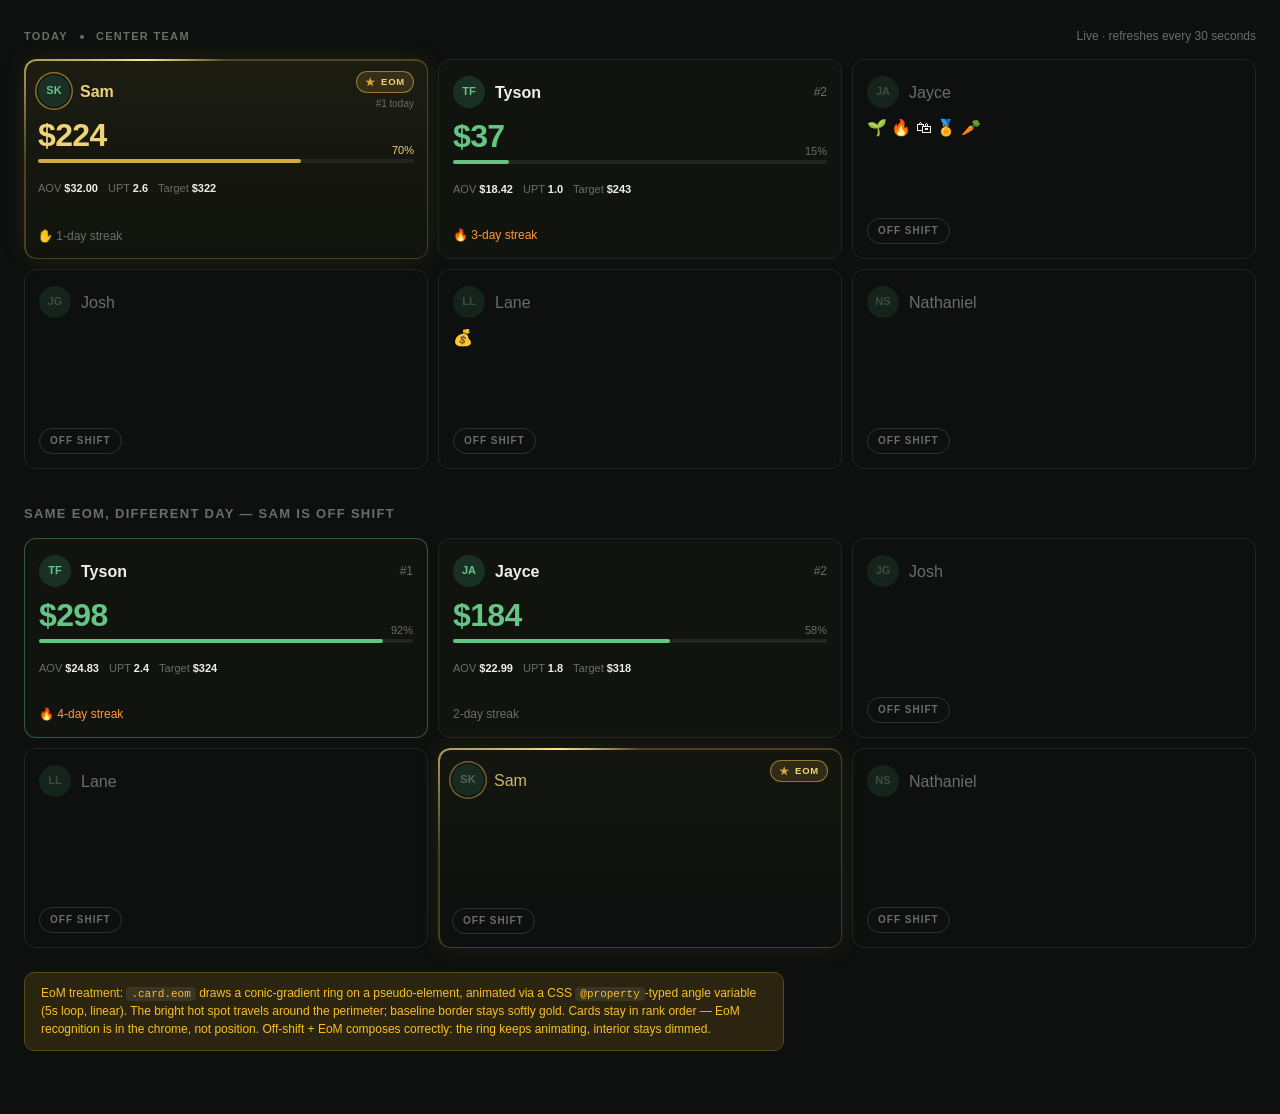
<file: docs-mocks/eom_card_mock.html>
<!doctype html>
<html lang="en">
<head>
<meta charset="utf-8" />
<meta name="viewport" content="width=device-width,initial-scale=1" />
<title>Green Cross — EoM card treatment (Mock)</title>
<style>
  @property --angle {
    syntax: '<angle>';
    initial-value: 0deg;
    inherits: false;
  }
  @keyframes border-spin { to { --angle: 360deg; } }

  :root {
    --bg: #0d100e;
    --card: #11140e;
    --card-2: #1a1d17;
    --ink: #f0efea;
    --ink-2: #a8aba6;
    --ink-3: #6a6e6a;
    --ink-4: #4a4e4a;
    --line: #20251e;
    --line-2: #2e342b;
    --green: #66c585;
    --green-2: #4faa6e;
    --green-3: #2d5a3d;
    --green-dim: #1a3025;
    --gold: #d4a847;
    --gold-2: #b08930;
    --gold-3: #f0d27a;
    --gold-bright: #ffe68c;
    --gold-line: rgba(212, 168, 71, 0.6);
    --grad-puck: radial-gradient(circle at 30% 25%, #7dd49a 0%, #3a8b5a 45%, #1a4d2f 100%);
  }
  * { box-sizing: border-box; }
  html, body { margin: 0; padding: 0; background: var(--bg); color: var(--ink);
    font: 14px/1.45 -apple-system, BlinkMacSystemFont, "Inter", "Segoe UI", Roboto, sans-serif; }
  .page { max-width: 1600px; margin: 0 auto; padding: 28px 24px 64px; }

  .header { display: flex; align-items: center; gap: 12px; margin-bottom: 14px;
    color: var(--ink-3); font-size: 11px; text-transform: uppercase; letter-spacing: .12em; font-weight: 600; }
  .header .dot { width: 4px; height: 4px; border-radius: 50%; background: var(--ink-3); }
  .header .live { color: var(--ink-3); text-transform: none; letter-spacing: 0; font-weight: 400; font-size: 12px; }

  .row { display: grid; grid-template-columns: repeat(6, 1fr); gap: 10px; }
  @media (max-width: 1280px) { .row { grid-template-columns: repeat(3, 1fr); } }
  @media (max-width: 700px)  { .row { grid-template-columns: repeat(2, 1fr); } }

  .card {
    background: var(--card);
    border: 1px solid var(--line);
    border-radius: 12px;
    padding: 16px 14px 14px;
    position: relative;
    min-height: 200px;
    display: flex; flex-direction: column;
  }

  .head { display: flex; align-items: center; gap: 10px; margin-bottom: 12px; }
  .ava { width: 32px; height: 32px; border-radius: 50%; overflow: hidden; flex: none;
    background: var(--grad-puck); display: flex; align-items: center; justify-content: center; }
  .ava img { width: 100%; height: 100%; }
  .ava.initials { background: var(--green-dim); color: var(--green); font-weight: 700; font-size: 11px; }
  .name { font-weight: 600; font-size: 16px; flex: 1; }
  .rank { color: var(--ink-3); font-size: 12px; font-weight: 500; }

  .metric { font-size: 32px; font-weight: 700; color: var(--green); font-variant-numeric: tabular-nums;
    line-height: 1; margin-bottom: 8px; letter-spacing: -0.02em; }

  .progress { position: relative; height: 4px; background: var(--line); border-radius: 2px; margin-bottom: 18px; }
  .progress .fill { height: 100%; background: var(--green); border-radius: 2px; }
  .progress .pct { position: absolute; right: 0; top: -16px; color: var(--ink-3); font-size: 11px; font-weight: 500; }

  .stats { color: var(--ink-3); font-size: 11px; margin-bottom: 8px; display: flex; gap: 10px; flex-wrap: wrap; }
  .stats b { color: var(--ink); font-weight: 600; }

  .trophies { display: flex; gap: 4px; font-size: 16px; margin-bottom: 8px; line-height: 1; }

  .streak { color: var(--ink-3); font-size: 12px; margin-top: auto; padding-top: 4px;
    display: flex; align-items: center; gap: 4px; }
  .streak.fire { color: #ff9a3c; font-weight: 500; }

  /* OFF SHIFT */
  .card.off { background: transparent; border-color: var(--line); }
  .card.off .name { color: var(--ink-3); font-weight: 500; }
  .card.off .ava { background: var(--green-dim); opacity: 0.6; }
  .card.off .ava.initials { color: var(--ink-3); }
  .off-pill { margin-top: auto; align-self: flex-start; padding: 5px 10px; border-radius: 999px;
    background: transparent; border: 1px solid var(--line-2); color: var(--ink-3);
    font-size: 10px; font-weight: 600; text-transform: uppercase; letter-spacing: .1em; }

  /* TODAY'S LEADER */
  .card.leader { border-color: rgba(102, 197, 133, 0.4); }

  /* ============================================================ */
  /* EOM TREATMENT — animated perimeter glow + gold accents        */
  /* ============================================================ */
  .card.eom {
    --angle: 0deg;
    border: 0;
    background:
      linear-gradient(180deg, rgba(212,168,71,0.06) 0%, rgba(212,168,71,0.015) 60%, rgba(212,168,71,0) 100%),
      var(--card);
    box-shadow: 0 0 24px rgba(212, 168, 71, 0.10);
  }
  .card.eom::before {
    content: '';
    position: absolute;
    inset: 0;
    padding: 1.5px;
    border-radius: inherit;
    background: conic-gradient(from var(--angle),
      rgba(212, 168, 71, 0.30) 0deg,
      rgba(212, 168, 71, 0.30) 270deg,
      var(--gold-bright) 320deg,
      rgba(212, 168, 71, 0.30) 360deg);
    -webkit-mask: linear-gradient(#000 0 0) content-box, linear-gradient(#000 0 0);
    -webkit-mask-composite: xor;
            mask-composite: exclude;
    animation: border-spin 8s linear infinite;
    pointer-events: none;
  }
  .card.eom .ava { box-shadow: 0 0 0 1.5px var(--card), 0 0 0 3px var(--gold-line); }
  .card.eom .name { color: var(--gold-3); }
  .card.eom .metric { color: var(--gold-3); }
  .card.eom .progress .fill { background: var(--gold); }
  .card.eom .progress .pct { color: var(--gold-3); }
  /* Corner stack: EoM pill on top, rank below it */
  .card.eom .corner {
    position: absolute; top: 12px; right: 14px;
    display: flex; flex-direction: column; align-items: flex-end; gap: 4px;
  }
  .card.eom .eom-badge {
    display: inline-flex; align-items: center; gap: 5px;
    padding: 3px 8px; border-radius: 999px;
    background: rgba(212,168,71,0.15);
    border: 1px solid var(--gold-line);
    color: var(--gold-3); font-size: 9.5px; font-weight: 700;
    text-transform: uppercase; letter-spacing: .08em;
  }
  .card.eom .eom-badge .star { color: var(--gold); font-size: 11px; line-height: 0; }
  .card.eom .corner .rank { font-size: 10px; color: var(--ink-3); font-weight: 500; }
  /* Hide the normal in-flow rank when card is EoM (it lives in .corner now) */
  .card.eom .head .rank { display: none; }

  /* EoM + Off-shift composite — gold ring keeps animating, interior stays dim */
  .card.off.eom {
    background:
      linear-gradient(180deg, rgba(212,168,71,0.04) 0%, rgba(212,168,71,0) 80%),
      transparent;
  }
  .card.off.eom .name { color: var(--gold-3); opacity: 0.85; }
  .card.off.eom .ava { opacity: 0.85; }

  /* Section headers */
  h2 { font-size: 13px; text-transform: uppercase; letter-spacing: .1em; color: var(--ink-3); font-weight: 600; margin: 36px 0 14px; }

  .footer-note { margin-top: 24px; padding: 12px 16px; background: #2a2410; border: 1px solid #5a4a18; color: #fbbf24; font-size: 12px; border-radius: 10px; max-width: 760px; }
  .footer-note code { background: rgba(255,255,255,.08); padding: 1px 5px; border-radius: 4px; font-family: ui-monospace, SFMono-Regular, Menlo, monospace; font-size: 11px; }
</style>
</head>
<body>
<div class="page">
  <div class="header">
    <span>Today</span><span class="dot"></span><span>Center Team</span>
    <span style="flex:1"></span>
    <span class="live">Live · refreshes every 30 seconds</span>
  </div>

  <!-- ROW 1: Sam is EoM AND today's #1. -->
  <div class="row">

    <div class="card eom">
      <div class="corner">
        <span class="eom-badge"><span class="star">★</span> EoM</span>
        <span class="rank">#1 today</span>
      </div>
      <div class="head">
        <div class="ava initials">SK</div>
        <div class="name">Sam</div>
      </div>
      <div class="metric">$224</div>
      <div class="progress">
        <div class="fill" style="width: 70%;"></div>
        <span class="pct">70%</span>
      </div>
      <div class="stats">
        <span>AOV <b>$32.00</b></span><span>UPT <b>2.6</b></span><span>Target <b>$322</b></span>
      </div>
      <div class="streak">✋ 1-day streak</div>
    </div>

    <div class="card">
      <div class="head">
        <div class="ava initials">TF</div>
        <div class="name">Tyson</div>
        <div class="rank">#2</div>
      </div>
      <div class="metric">$37</div>
      <div class="progress">
        <div class="fill" style="width: 15%;"></div>
        <span class="pct">15%</span>
      </div>
      <div class="stats">
        <span>AOV <b>$18.42</b></span><span>UPT <b>1.0</b></span><span>Target <b>$243</b></span>
      </div>
      <div class="streak fire">🔥 3-day streak</div>
    </div>

    <div class="card off">
      <div class="head"><div class="ava initials">JA</div><div class="name">Jayce</div></div>
      <div class="trophies">🌱 🔥 🛍 🏅 🥕</div>
      <span class="off-pill">Off shift</span>
    </div>
    <div class="card off">
      <div class="head"><div class="ava initials">JG</div><div class="name">Josh</div></div>
      <span class="off-pill">Off shift</span>
    </div>
    <div class="card off">
      <div class="head"><div class="ava initials">LL</div><div class="name">Lane</div></div>
      <div class="trophies">💰</div>
      <span class="off-pill">Off shift</span>
    </div>
    <div class="card off">
      <div class="head"><div class="ava initials">NS</div><div class="name">Nathaniel</div></div>
      <span class="off-pill">Off shift</span>
    </div>
  </div>

  <h2>Same EoM, different day — Sam is off shift</h2>
  <div class="row">

    <div class="card leader">
      <div class="head">
        <div class="ava initials">TF</div>
        <div class="name">Tyson</div>
        <div class="rank">#1</div>
      </div>
      <div class="metric">$298</div>
      <div class="progress">
        <div class="fill" style="width: 92%;"></div>
        <span class="pct">92%</span>
      </div>
      <div class="stats">
        <span>AOV <b>$24.83</b></span><span>UPT <b>2.4</b></span><span>Target <b>$324</b></span>
      </div>
      <div class="streak fire">🔥 4-day streak</div>
    </div>

    <div class="card">
      <div class="head">
        <div class="ava initials">JA</div>
        <div class="name">Jayce</div>
        <div class="rank">#2</div>
      </div>
      <div class="metric">$184</div>
      <div class="progress">
        <div class="fill" style="width: 58%;"></div>
        <span class="pct">58%</span>
      </div>
      <div class="stats">
        <span>AOV <b>$22.99</b></span><span>UPT <b>1.8</b></span><span>Target <b>$318</b></span>
      </div>
      <div class="streak">2-day streak</div>
    </div>

    <div class="card off">
      <div class="head"><div class="ava initials">JG</div><div class="name">Josh</div></div>
      <span class="off-pill">Off shift</span>
    </div>
    <div class="card off">
      <div class="head"><div class="ava initials">LL</div><div class="name">Lane</div></div>
      <span class="off-pill">Off shift</span>
    </div>

    <!-- Sam: EoM AND off-shift — gold ring still animates -->
    <div class="card off eom">
      <div class="corner">
        <span class="eom-badge"><span class="star">★</span> EoM</span>
      </div>
      <div class="head"><div class="ava initials">SK</div><div class="name">Sam</div></div>
      <span class="off-pill">Off shift</span>
    </div>

    <div class="card off">
      <div class="head"><div class="ava initials">NS</div><div class="name">Nathaniel</div></div>
      <span class="off-pill">Off shift</span>
    </div>
  </div>

  <div class="footer-note">
    EoM treatment: <code>.card.eom</code> draws a conic-gradient ring on a pseudo-element, animated via a CSS <code>@property</code>-typed angle variable (5s loop, linear). The bright hot spot travels around the perimeter; baseline border stays softly gold. Cards stay in rank order — EoM recognition is in the chrome, not position. Off-shift + EoM composes correctly: the ring keeps animating, interior stays dimmed.
  </div>
</div>
</body>
</html>
</file>
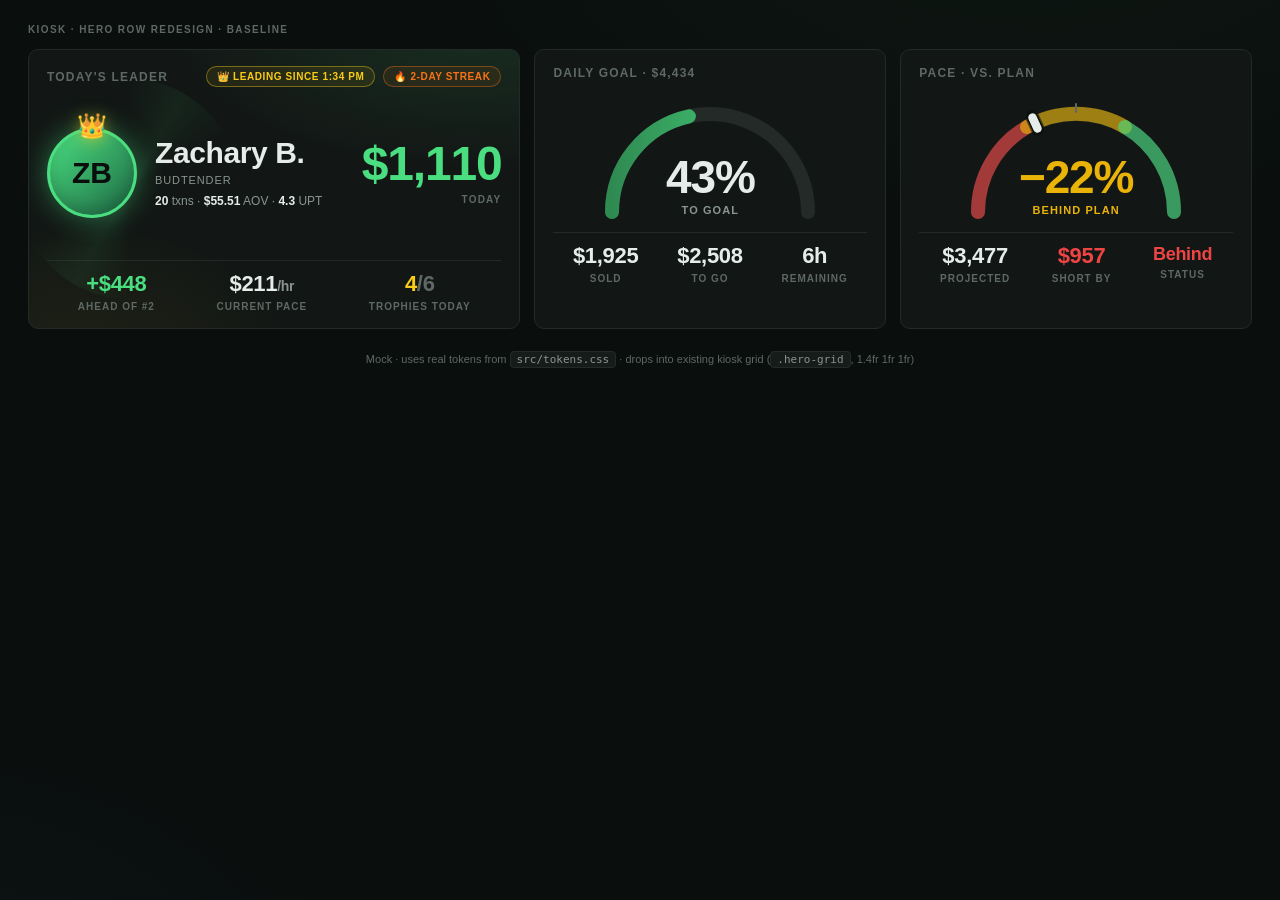
<file: docs-mocks/kiosk_hero_redesign.html>
<!DOCTYPE html>
<html lang="en">
<head>
<meta charset="UTF-8" />
<title>Green Cross — Kiosk Hero Row Redesign</title>
<style>
  /* ============================================================
     Using Green Cross tokens (from src/tokens.css)
     ============================================================ */
  :root {
    --bg: #0a0e0d;
    --surface: #121715;
    --surface-2: #161c1a;
    --border: #232a27;
    --border-strong: #2e3733;
    --text: #e6ece9;
    --text-dim: #8a958f;
    --text-mute: #5e6864;
    --green: #4ade80;
    --green-soft: rgba(74, 222, 128, 0.10);
    --red: #ef4444;
    --red-soft: rgba(239, 68, 68, 0.08);
    --orange: #f97316;
    --amber: #eab308;
    --yellow: #facc15;
    --blue: #60a5fa;
    --purple: #a78bfa;
  }
  * { box-sizing: border-box; }
  html, body {
    margin: 0; padding: 0;
    background:
      radial-gradient(1200px 600px at 80% -10%, rgba(74,222,128,0.04), transparent 60%),
      radial-gradient(900px 500px at -10% 110%, rgba(96,165,250,0.03), transparent 60%),
      var(--bg);
    color: var(--text);
    font-family: -apple-system, BlinkMacSystemFont, "Inter", "Segoe UI", Roboto, sans-serif;
    font-size: 13px;
    min-height: 100vh;
    -webkit-font-smoothing: antialiased;
  }
  .num { font-variant-numeric: tabular-nums; }

  /* Page wrapper to simulate the kiosk container */
  .demo {
    padding: 24px 28px;
    max-width: 1700px;
    margin: 0 auto;
  }
  .demo-label {
    font-size: 10px;
    letter-spacing: 1.4px;
    color: var(--text-mute);
    text-transform: uppercase;
    font-weight: 700;
    margin-bottom: 14px;
  }

  /* ============================================================
     HERO GRID — same as kiosk.css
     ============================================================ */
  .hero-grid {
    display: grid;
    grid-template-columns: 1.4fr 1fr 1fr;
    gap: 14px;
  }

  /* ============================================================
     Shared card skeleton — all 3 cards now share the same structure:
       1. label  →  2. main content  →  3. hrule  →  4. 3-stat row
     ============================================================ */
  .kcard {
    background: var(--surface);
    border: 1px solid var(--border);
    border-radius: 10px;
    padding: 16px 18px;
    display: flex;
    flex-direction: column;
    min-height: 280px;
  }
  .kcard-label {
    font-size: 12px;
    letter-spacing: 1.2px;
    color: var(--text-mute);
    text-transform: uppercase;
    font-weight: 700;
    margin-bottom: 10px;
  }
  .kcard-content { flex: 1; display: flex; flex-direction: column; }

  /* The horizontal rule + 3-stat row are visually identical across all 3 cards */
  .kcard-stats {
    display: flex;
    justify-content: space-around;
    width: 100%;
    margin-top: 12px;
    border-top: 1px solid var(--border);
    padding-top: 12px;
  }
  .kstat { text-align: center; }
  .kstat-v {
    font-size: 22px;
    font-weight: 800;
    letter-spacing: -0.3px;
    line-height: 1;
  }
  .kstat-l {
    font-size: 10px;
    color: var(--text-mute);
    text-transform: uppercase;
    letter-spacing: 1px;
    margin-top: 6px;
    font-weight: 600;
  }

  /* ============================================================
     CARD 1 — TODAY'S LEADER (redesigned)
     ============================================================ */
  .leader-card {
    position: relative;
    overflow: hidden;
    background:
      radial-gradient(500px 240px at 90% -10%, rgba(74,222,128,0.12), transparent 60%),
      radial-gradient(360px 220px at 10% 110%, rgba(250,204,21,0.06), transparent 60%),
      var(--surface);
  }
  /* Subtle animated rays behind the avatar */
  .leader-card::before {
    content: "";
    position: absolute;
    top: 50%;
    left: 100px;
    width: 220px;
    height: 220px;
    transform: translate(-50%, -50%);
    background: conic-gradient(
      from 0deg,
      rgba(74,222,128,0.0) 0deg,
      rgba(74,222,128,0.07) 30deg,
      rgba(74,222,128,0.0) 60deg,
      rgba(74,222,128,0.0) 180deg,
      rgba(74,222,128,0.07) 210deg,
      rgba(74,222,128,0.0) 240deg,
      rgba(74,222,128,0.0) 360deg
    );
    border-radius: 50%;
    pointer-events: none;
    animation: leader-rays 14s linear infinite;
    z-index: 0;
  }
  @keyframes leader-rays { to { transform: translate(-50%, -50%) rotate(360deg); } }

  /* Top row: label on left, status chips on right */
  .leader-header {
    display: flex;
    align-items: center;
    justify-content: space-between;
    margin-bottom: 10px;
    position: relative;
    z-index: 1;
  }
  .leader-chips {
    display: flex;
    gap: 8px;
  }
  .leader-chip {
    display: inline-flex;
    align-items: center;
    gap: 5px;
    font-size: 10px;
    font-weight: 700;
    letter-spacing: 0.6px;
    text-transform: uppercase;
    padding: 4px 10px;
    border-radius: 999px;
    border: 1px solid;
    white-space: nowrap;
  }
  .leader-chip.since {
    color: var(--yellow);
    border-color: rgba(250,204,21,0.4);
    background: rgba(250,204,21,0.08);
  }
  .leader-chip.streak {
    color: var(--orange);
    border-color: rgba(249,115,22,0.4);
    background: rgba(249,115,22,0.08);
  }

  /* Main row — avatar, name, big amount */
  .leader-main {
    display: flex;
    align-items: center;
    gap: 18px;
    flex: 1;
    position: relative;
    z-index: 1;
    min-height: 110px;
  }
  .leader-avatar-wrap {
    position: relative;
    flex-shrink: 0;
  }
  .leader-avatar {
    width: 90px; height: 90px;
    border-radius: 50%;
    background: linear-gradient(135deg, #4ade80, #1e6a45);
    color: #0a0e0d;
    font-weight: 900;
    font-size: 30px;
    display: flex; align-items: center; justify-content: center;
    border: 3px solid var(--green);
    box-shadow:
      0 0 28px rgba(74,222,128,0.45),
      inset 0 -8px 14px rgba(0,0,0,0.18);
    position: relative;
    z-index: 2;
    animation: avatar-pulse 3s ease-in-out infinite;
  }
  @keyframes avatar-pulse {
    0%, 100% { box-shadow: 0 0 28px rgba(74,222,128,0.45), inset 0 -8px 14px rgba(0,0,0,0.18); }
    50%      { box-shadow: 0 0 42px rgba(74,222,128,0.65), inset 0 -8px 14px rgba(0,0,0,0.18); }
  }
  .leader-crown {
    position: absolute;
    top: -16px; left: 50%;
    transform: translateX(-50%);
    font-size: 24px;
    filter: drop-shadow(0 2px 8px rgba(250,204,21,0.55));
    z-index: 3;
  }
  .leader-info {
    flex: 1;
    min-width: 0;
  }
  .leader-name {
    font-size: 30px;
    font-weight: 800;
    letter-spacing: -0.4px;
    line-height: 1;
  }
  .leader-role {
    font-size: 11px;
    color: var(--text-dim);
    text-transform: uppercase;
    letter-spacing: 0.9px;
    margin-top: 6px;
  }
  .leader-secondary {
    color: var(--text-dim);
    font-size: 12px;
    margin-top: 8px;
  }
  .leader-secondary b {
    color: var(--text);
    font-weight: 600;
    font-variant-numeric: tabular-nums;
  }

  .leader-amount-wrap {
    margin-left: auto;
    text-align: right;
    flex-shrink: 0;
  }
  .leader-amount {
    font-size: 48px;
    font-weight: 800;
    color: var(--green);
    letter-spacing: -1.2px;
    line-height: 1;
    font-variant-numeric: tabular-nums;
  }
  .leader-amt-label {
    font-size: 10px;
    font-weight: 700;
    color: var(--text-mute);
    text-transform: uppercase;
    letter-spacing: 1.2px;
    margin-top: 6px;
  }

  /* Stat colors */
  .kstat.up   { color: var(--green); }
  .kstat.up .kstat-v   { color: var(--green); }
  .kstat.down .kstat-v { color: var(--red); }
  .kstat.warn .kstat-v { color: var(--amber); }

  /* ============================================================
     CARD 2 — DAILY GOAL  (kept structure, tightened spacing
     so the hrule aligns with the Pace card)
     ============================================================ */
  .goal-card { align-items: stretch; }
  .gauge-wrap {
    position: relative;
    width: 240px;
    height: 130px;
    margin: 0 auto;
    flex-shrink: 0;
  }
  .gauge-pct {
    position: absolute;
    bottom: 4px; left: 0; right: 0;
    text-align: center;
  }
  .gp-big {
    font-size: 46px;
    font-weight: 800;
    letter-spacing: -1.2px;
    line-height: 1;
    font-variant-numeric: tabular-nums;
  }
  /* Pace big-number color is driven by which zone the tick lands in,
     not by direction. So -22% (amber zone) is amber, -50% would be red. */
  .gp-big.zone-red   { color: var(--red); }
  .gp-big.zone-amber { color: var(--amber); }
  .gp-big.zone-green { color: var(--green); }
  .gp-small {
    font-size: 11px;
    color: var(--text-dim);
    text-transform: uppercase;
    letter-spacing: 1.1px;
    margin-top: 4px;
    font-weight: 600;
  }

  /* Pace gauge — same dimensions as goal gauge so the cards visually align */
  .pace-gauge-wrap {
    /* identical to .gauge-wrap by design */
  }

  /* ============================================================
     Pulse on big amount (when a new sale lands)
     ============================================================ */
  .pulse-once { animation: amount-pulse 0.7s ease-out; }
  @keyframes amount-pulse {
    0%   { transform: scale(1); }
    40%  { transform: scale(1.06); text-shadow: 0 0 30px rgba(74,222,128,0.6); }
    100% { transform: scale(1); text-shadow: none; }
  }

  /* Footer helper */
  .footer-note {
    margin-top: 24px;
    color: var(--text-mute);
    font-size: 11px;
    text-align: center;
  }
  .footer-note code {
    background: var(--surface-2);
    border: 1px solid var(--border);
    padding: 1px 6px;
    border-radius: 4px;
    color: var(--text-dim);
  }
</style>
</head>
<body>

<div class="demo">
  <div class="demo-label">Kiosk · Hero row redesign · Baseline</div>

  <div class="hero-grid">

    <!-- ============================================================
         CARD 1 — TODAY'S LEADER (redesigned)
         ============================================================ -->
    <div class="kcard leader-card">
      <div class="leader-header">
        <span class="kcard-label" style="margin: 0;">Today's Leader</span>
        <div class="leader-chips">
          <span class="leader-chip since">👑 Leading since 1:34 PM</span>
          <span class="leader-chip streak">🔥 2-day streak</span>
        </div>
      </div>

      <div class="kcard-content">
        <div class="leader-main">
          <div class="leader-avatar-wrap">
            <span class="leader-crown">👑</span>
            <div class="leader-avatar">ZB</div>
          </div>

          <div class="leader-info">
            <div class="leader-name">Zachary B.</div>
            <div class="leader-role">Budtender</div>
            <div class="leader-secondary">
              <b>20</b> txns · <b>$55.51</b> AOV · <b>4.3</b> UPT
            </div>
          </div>

          <div class="leader-amount-wrap">
            <div class="leader-amount num" id="leaderAmt">$1,110</div>
            <div class="leader-amt-label">Today</div>
          </div>
        </div>

        <div class="kcard-stats">
          <div class="kstat up">
            <div class="kstat-v num">+$448</div>
            <div class="kstat-l">Ahead of #2</div>
          </div>
          <div class="kstat">
            <div class="kstat-v num">$211<span style="font-size:14px;color:var(--text-dim);font-weight:600;">/hr</span></div>
            <div class="kstat-l">Current pace</div>
          </div>
          <div class="kstat">
            <div class="kstat-v num"><span style="color:var(--yellow);">4</span><span style="color:var(--text-mute);font-weight:600;">/6</span></div>
            <div class="kstat-l">Trophies today</div>
          </div>
        </div>
      </div>
    </div>

    <!-- ============================================================
         CARD 2 — DAILY GOAL (unchanged, just unified styling)
         ============================================================ -->
    <div class="kcard goal-card">
      <div class="kcard-label">Daily Goal · $4,434</div>
      <div class="kcard-content" style="align-items:center;">
        <div class="gauge-wrap">
          <svg width="240" height="130" viewBox="0 0 240 130">
            <path d="M 22 122 A 98 98 0 0 1 218 122"
                  stroke="#232a27" stroke-width="14" fill="none" stroke-linecap="round"/>
            <path id="goalArc"
                  d="M 22 122 A 98 98 0 0 1 218 122"
                  stroke="url(#goalGrad)" stroke-width="14" fill="none" stroke-linecap="round"
                  stroke-dasharray="308" stroke-dashoffset="308"
                  style="transition: stroke-dashoffset 1.6s cubic-bezier(.2,.7,.3,1);"/>
            <defs>
              <linearGradient id="goalGrad" x1="0" x2="1" y1="0" y2="0">
                <stop offset="0%" stop-color="#2f8a52"/>
                <stop offset="100%" stop-color="#4ade80"/>
              </linearGradient>
            </defs>
          </svg>
          <div class="gauge-pct">
            <div class="gp-big num">43%</div>
            <div class="gp-small">to goal</div>
          </div>
        </div>

        <div class="kcard-stats" style="width:100%;">
          <div class="kstat">
            <div class="kstat-v num">$1,925</div>
            <div class="kstat-l">Sold</div>
          </div>
          <div class="kstat">
            <div class="kstat-v num">$2,508</div>
            <div class="kstat-l">To go</div>
          </div>
          <div class="kstat">
            <div class="kstat-v num">6h</div>
            <div class="kstat-l">Remaining</div>
          </div>
        </div>
      </div>
    </div>

    <!-- ============================================================
         CARD 3 — PACE · VS. PLAN  (redesigned to mirror Daily Goal)
         ============================================================ -->
    <div class="kcard goal-card">
      <div class="kcard-label">Pace · vs. Plan</div>
      <div class="kcard-content" style="align-items:center;">
        <div class="gauge-wrap pace-gauge-wrap">
          <svg width="240" height="130" viewBox="0 0 240 130">
            <!-- Background track -->
            <path d="M 22 122 A 98 98 0 0 1 218 122"
                  stroke="#232a27" stroke-width="14" fill="none" stroke-linecap="round"/>
            <!-- 3-zone color band, split into thirds: red | amber | green -->
            <path d="M 22 122 A 98 98 0 0 1 71 37"
                  stroke="#ef4444" stroke-width="14" fill="none" stroke-linecap="round" opacity="0.62"/>
            <path d="M 71 37 A 98 98 0 0 1 169 37"
                  stroke="#eab308" stroke-width="14" fill="none" stroke-linecap="round" opacity="0.62"/>
            <path d="M 169 37 A 98 98 0 0 1 218 122"
                  stroke="#4ade80" stroke-width="14" fill="none" stroke-linecap="round" opacity="0.62"/>
            <!-- Apex anchor tick: shows where "on plan" (0%) sits -->
            <line x1="120" y1="14" x2="120" y2="22" stroke="#5e6864" stroke-width="2" stroke-linecap="round"/>
            <!-- Position indicator: a perpendicular pill that rides on the arc.
                 Range is pace [-80% .. +80%] mapped to rotation [-90° .. +90°].
                 At pace=0 it sits at the apex; at -22% it sits at ~-24.75° (≈ 11 o'clock). -->
            <g id="paceTick" style="transform-origin: 120px 122px; transform: rotate(0deg); transition: transform 1.4s cubic-bezier(.2,.7,.3,1);">
              <!-- Dark backing extends slightly beyond the pill to lift it off the band -->
              <rect x="113" y="11" width="14" height="26" rx="7"
                    fill="#0a0e0d" opacity="0.55"/>
              <!-- The pill itself -->
              <rect x="115" y="13" width="10" height="22" rx="5"
                    fill="#e6ece9" stroke="#0a0e0d" stroke-width="1.5"/>
            </g>
          </svg>
          <div class="gauge-pct">
            <div class="gp-big num zone-amber">−22%</div>
            <div class="gp-small" style="color: var(--amber);">behind plan</div>
          </div>
        </div>

        <div class="kcard-stats" style="width:100%;">
          <div class="kstat">
            <div class="kstat-v num">$3,477</div>
            <div class="kstat-l">Projected</div>
          </div>
          <div class="kstat down">
            <div class="kstat-v num">$957</div>
            <div class="kstat-l">Short by</div>
          </div>
          <div class="kstat down">
            <div class="kstat-v num" style="font-size:18px;">Behind</div>
            <div class="kstat-l">Status</div>
          </div>
        </div>
      </div>
    </div>

  </div>

  <div class="footer-note">
    Mock · uses real tokens from <code>src/tokens.css</code> · drops into existing kiosk grid (<code>.hero-grid</code>, 1.4fr 1fr 1fr)
  </div>
</div>

<script>
  // Animate goal arc fill on load — 43%
  setTimeout(() => {
    const arc = document.getElementById('goalArc');
    arc.setAttribute('stroke-dashoffset', 308 * (1 - 0.43));
  }, 300);

  // Pace indicator: rotate the tick group around the arc's center.
  //   pace ∈ [-PACE_RANGE, +PACE_RANGE]  →  rotation ∈ [-90°, +90°]
  //   pace = 0% sits at the apex (12 o'clock)
  //   At PACE_RANGE = 80, a -22% pace lands at -24.75° (≈ 11 o'clock)
  const PACE_RANGE = 80;
  setTimeout(() => {
    const pace = -22;
    const clamped = Math.max(-PACE_RANGE, Math.min(PACE_RANGE, pace));
    const deg = (clamped / PACE_RANGE) * 90;
    document.getElementById('paceTick').style.transform = `rotate(${deg}deg)`;
  }, 350);

  // Tiny demo: pulse the leader amount every 6 seconds to simulate a fresh sale landing
  const leaderAmt = document.getElementById('leaderAmt');
  setInterval(() => {
    leaderAmt.classList.remove('pulse-once');
    void leaderAmt.offsetWidth; // restart animation
    leaderAmt.classList.add('pulse-once');
  }, 6000);
</script>

</body>
</html>
</file>
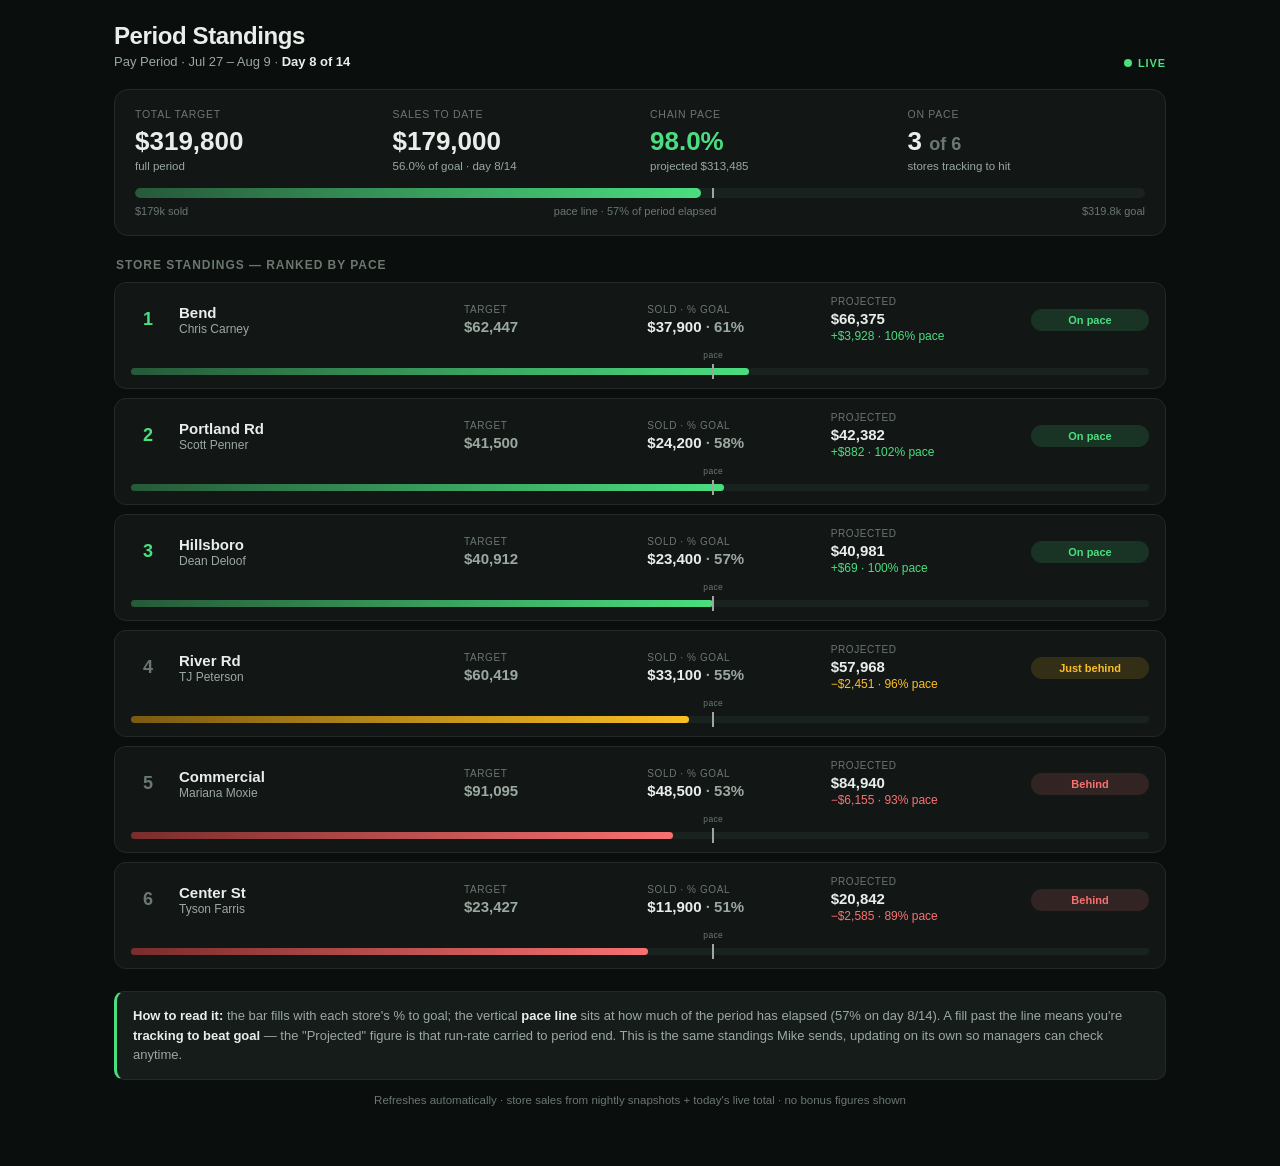
<file: docs-mocks/standings_mock.html>
<!doctype html>
<html lang="en">
<head>
<meta charset="utf-8">
<meta name="viewport" content="width=device-width, initial-scale=1">
<title>Period Standings — mock</title>
<style>
  :root{
    --bg:#0a0e0d; --surface:#121715; --surface-2:#161c1a; --surface-3:#1a221f;
    --border:#232a27; --text:#e8eee9; --text-dim:#9aa8a0; --text-mute:#6b776f;
    --green:#4ade80; --green-deep:#265939; --amber:#fbbf24; --red:#f87171;
  }
  *{box-sizing:border-box}
  body{margin:0;background:var(--bg);color:var(--text);font-family:-apple-system,BlinkMacSystemFont,"Segoe UI",Roboto,Helvetica,Arial,sans-serif;-webkit-font-smoothing:antialiased;}
  .wrap{max-width:1100px;margin:0 auto;padding:22px 24px 60px;}
  .num{font-variant-numeric:tabular-nums;}

  /* header */
  .top{display:flex;align-items:flex-end;justify-content:space-between;gap:20px;flex-wrap:wrap;margin-bottom:20px;}
  .title{font-size:24px;font-weight:800;letter-spacing:-.4px;}
  .sub{color:var(--text-dim);font-size:13px;margin-top:4px;}
  .live{display:inline-flex;align-items:center;gap:6px;font-size:11px;font-weight:700;letter-spacing:.08em;text-transform:uppercase;color:var(--green);}
  .live .dot{width:8px;height:8px;border-radius:50%;background:var(--green);box-shadow:0 0 0 0 rgba(74,222,128,.6);animation:pulse 2s infinite;}
  @keyframes pulse{0%{box-shadow:0 0 0 0 rgba(74,222,128,.5)}70%{box-shadow:0 0 0 7px rgba(74,222,128,0)}100%{box-shadow:0 0 0 0 rgba(74,222,128,0)}}

  /* chain hero */
  .hero{background:var(--surface);border:1px solid var(--border);border-radius:14px;padding:18px 20px;margin-bottom:12px;}
  .hero-grid{display:grid;grid-template-columns:repeat(4,1fr);gap:20px;}
  .hstat .l{font-size:10.5px;text-transform:uppercase;letter-spacing:.07em;color:var(--text-mute);margin-bottom:6px;}
  .hstat .v{font-size:26px;font-weight:800;}
  .hstat .v.green{color:var(--green);}
  .hstat .foot{font-size:11.5px;color:var(--text-dim);margin-top:3px;}
  .chain-bar{margin-top:16px;height:10px;border-radius:6px;background:var(--surface-3);position:relative;overflow:hidden;}
  .chain-fill{position:absolute;left:0;top:0;bottom:0;border-radius:6px;background:linear-gradient(90deg,var(--green-deep),var(--green));}
  .chain-mark{position:absolute;top:-3px;bottom:-3px;width:2px;background:var(--text-dim);}
  .chain-legend{display:flex;justify-content:space-between;font-size:11px;color:var(--text-mute);margin-top:7px;}

  /* standings */
  h3.sec{font-size:12px;text-transform:uppercase;letter-spacing:.08em;color:var(--text-mute);margin:22px 2px 10px;}
  .row{display:grid;grid-template-columns:34px 1.6fr 1fr 1fr 1.1fr 118px;align-items:center;gap:14px;
       background:var(--surface);border:1px solid var(--border);border-radius:12px;padding:13px 16px;margin-bottom:9px;}
  .rank{font-size:18px;font-weight:800;color:var(--text-mute);text-align:center;}
  .row.lead .rank{color:var(--green);}
  .store{font-weight:700;font-size:15px;}
  .mgr{color:var(--text-dim);font-size:12px;margin-top:1px;}
  .cell-l{font-size:10px;text-transform:uppercase;letter-spacing:.06em;color:var(--text-mute);margin-bottom:3px;}
  .cell-v{font-size:15px;font-weight:700;}
  .cell-v.dim{color:var(--text-dim);font-weight:600;}
  .delta{font-size:12px;margin-top:2px;}
  .delta.up{color:var(--green);} .delta.down{color:var(--red);} .delta.flat{color:var(--amber);}
  .pill{font-size:11px;font-weight:700;padding:5px 10px;border-radius:999px;text-align:center;white-space:nowrap;}
  .pill.on{background:rgba(74,222,128,.14);color:var(--green);}
  .pill.slight{background:rgba(251,191,36,.14);color:var(--amber);}
  .pill.behind{background:rgba(248,113,113,.14);color:var(--red);}

  /* progress bar with pace marker (spans full row under the grid) */
  .barwrap{grid-column:1/-1;margin-top:11px;height:7px;border-radius:5px;background:var(--surface-3);position:relative;overflow:visible;}
  .bar{position:absolute;left:0;top:0;bottom:0;border-radius:5px;}
  .bar.green{background:linear-gradient(90deg,var(--green-deep),var(--green));}
  .bar.amber{background:linear-gradient(90deg,#7a5a12,var(--amber));}
  .bar.red{background:linear-gradient(90deg,#7a2c2c,var(--red));}
  .mark{position:absolute;top:-4px;bottom:-4px;width:2px;background:var(--text-dim);}
  .mark::after{content:"pace";position:absolute;top:-14px;left:50%;transform:translateX(-50%);font-size:8.5px;color:var(--text-mute);letter-spacing:.04em;white-space:nowrap;}

  .note{margin-top:22px;padding:14px 16px;background:var(--surface-2);border:1px solid var(--border);border-left:3px solid var(--green);border-radius:10px;color:var(--text-dim);font-size:13px;line-height:1.5;}
  .note b{color:var(--text);}
  .foothint{margin-top:14px;color:var(--text-mute);font-size:11.5px;text-align:center;}
</style>
</head>
<body>
<div class="wrap">

  <div class="top">
    <div>
      <div class="title">Period Standings</div>
      <div class="sub">Pay Period · Jul 27 – Aug 9 · <b style="color:var(--text)">Day 8 of 14</b></div>
    </div>
    <div class="live"><span class="dot"></span> Live</div>
  </div>

  <!-- CHAIN SUMMARY -->
  <div class="hero">
    <div class="hero-grid">
      <div class="hstat"><div class="l">Total Target</div><div class="v num">$319,800</div><div class="foot">full period</div></div>
      <div class="hstat"><div class="l">Sales to Date</div><div class="v num">$179,000</div><div class="foot">56.0% of goal · day 8/14</div></div>
      <div class="hstat"><div class="l">Chain Pace</div><div class="v num green">98.0%</div><div class="foot">projected $313,485</div></div>
      <div class="hstat"><div class="l">On Pace</div><div class="v num">3 <span style="color:var(--text-mute);font-size:18px">of 6</span></div><div class="foot">stores tracking to hit</div></div>
    </div>
    <div class="chain-bar">
      <div class="chain-fill" style="width:56%"></div>
      <div class="chain-mark" style="left:57.1%"></div>
    </div>
    <div class="chain-legend"><span>$179k sold</span><span>pace line · 57% of period elapsed</span><span>$319.8k goal</span></div>
  </div>

  <h3 class="sec">Store Standings — ranked by pace</h3>

  <!-- rows: rank, store/mgr, target, sold(%goal), projected(+/-), pill ; bar below -->

  <div class="row lead">
    <div class="rank">1</div>
    <div><div class="store">Bend</div><div class="mgr">Chris Carney</div></div>
    <div><div class="cell-l">Target</div><div class="cell-v dim num">$62,447</div></div>
    <div><div class="cell-l">Sold · % goal</div><div class="cell-v num">$37,900 <span style="color:var(--text-dim);font-weight:600">· 61%</span></div></div>
    <div><div class="cell-l">Projected</div><div class="cell-v num">$66,375</div><div class="delta up num">+$3,928 · 106% pace</div></div>
    <div class="pill on">On pace</div>
    <div class="barwrap"><div class="bar green" style="width:60.7%"></div><div class="mark" style="left:57.1%"></div></div>
  </div>

  <div class="row lead">
    <div class="rank">2</div>
    <div><div class="store">Portland Rd</div><div class="mgr">Scott Penner</div></div>
    <div><div class="cell-l">Target</div><div class="cell-v dim num">$41,500</div></div>
    <div><div class="cell-l">Sold · % goal</div><div class="cell-v num">$24,200 <span style="color:var(--text-dim);font-weight:600">· 58%</span></div></div>
    <div><div class="cell-l">Projected</div><div class="cell-v num">$42,382</div><div class="delta up num">+$882 · 102% pace</div></div>
    <div class="pill on">On pace</div>
    <div class="barwrap"><div class="bar green" style="width:58.3%"></div><div class="mark" style="left:57.1%"></div></div>
  </div>

  <div class="row lead">
    <div class="rank">3</div>
    <div><div class="store">Hillsboro</div><div class="mgr">Dean Deloof</div></div>
    <div><div class="cell-l">Target</div><div class="cell-v dim num">$40,912</div></div>
    <div><div class="cell-l">Sold · % goal</div><div class="cell-v num">$23,400 <span style="color:var(--text-dim);font-weight:600">· 57%</span></div></div>
    <div><div class="cell-l">Projected</div><div class="cell-v num">$40,981</div><div class="delta up num">+$69 · 100% pace</div></div>
    <div class="pill on">On pace</div>
    <div class="barwrap"><div class="bar green" style="width:57.2%"></div><div class="mark" style="left:57.1%"></div></div>
  </div>

  <div class="row">
    <div class="rank">4</div>
    <div><div class="store">River Rd</div><div class="mgr">TJ Peterson</div></div>
    <div><div class="cell-l">Target</div><div class="cell-v dim num">$60,419</div></div>
    <div><div class="cell-l">Sold · % goal</div><div class="cell-v num">$33,100 <span style="color:var(--text-dim);font-weight:600">· 55%</span></div></div>
    <div><div class="cell-l">Projected</div><div class="cell-v num">$57,968</div><div class="delta flat num">−$2,451 · 96% pace</div></div>
    <div class="pill slight">Just behind</div>
    <div class="barwrap"><div class="bar amber" style="width:54.8%"></div><div class="mark" style="left:57.1%"></div></div>
  </div>

  <div class="row">
    <div class="rank">5</div>
    <div><div class="store">Commercial</div><div class="mgr">Mariana Moxie</div></div>
    <div><div class="cell-l">Target</div><div class="cell-v dim num">$91,095</div></div>
    <div><div class="cell-l">Sold · % goal</div><div class="cell-v num">$48,500 <span style="color:var(--text-dim);font-weight:600">· 53%</span></div></div>
    <div><div class="cell-l">Projected</div><div class="cell-v num">$84,940</div><div class="delta down num">−$6,155 · 93% pace</div></div>
    <div class="pill behind">Behind</div>
    <div class="barwrap"><div class="bar red" style="width:53.2%"></div><div class="mark" style="left:57.1%"></div></div>
  </div>

  <div class="row">
    <div class="rank">6</div>
    <div><div class="store">Center St</div><div class="mgr">Tyson Farris</div></div>
    <div><div class="cell-l">Target</div><div class="cell-v dim num">$23,427</div></div>
    <div><div class="cell-l">Sold · % goal</div><div class="cell-v num">$11,900 <span style="color:var(--text-dim);font-weight:600">· 51%</span></div></div>
    <div><div class="cell-l">Projected</div><div class="cell-v num">$20,842</div><div class="delta down num">−$2,585 · 89% pace</div></div>
    <div class="pill behind">Behind</div>
    <div class="barwrap"><div class="bar red" style="width:50.8%"></div><div class="mark" style="left:57.1%"></div></div>
  </div>

  <div class="note">
    <b>How to read it:</b> the bar fills with each store's % to goal; the vertical <b>pace line</b> sits at how much of the period has elapsed (57% on day 8/14). A fill past the line means you're <b>tracking to beat goal</b> — the "Projected" figure is that run-rate carried to period end. This is the same standings Mike sends, updating on its own so managers can check anytime.
  </div>
  <div class="foothint">Refreshes automatically · store sales from nightly snapshots + today's live total · no bonus figures shown</div>

</div>
</body>
</html>
</file>
